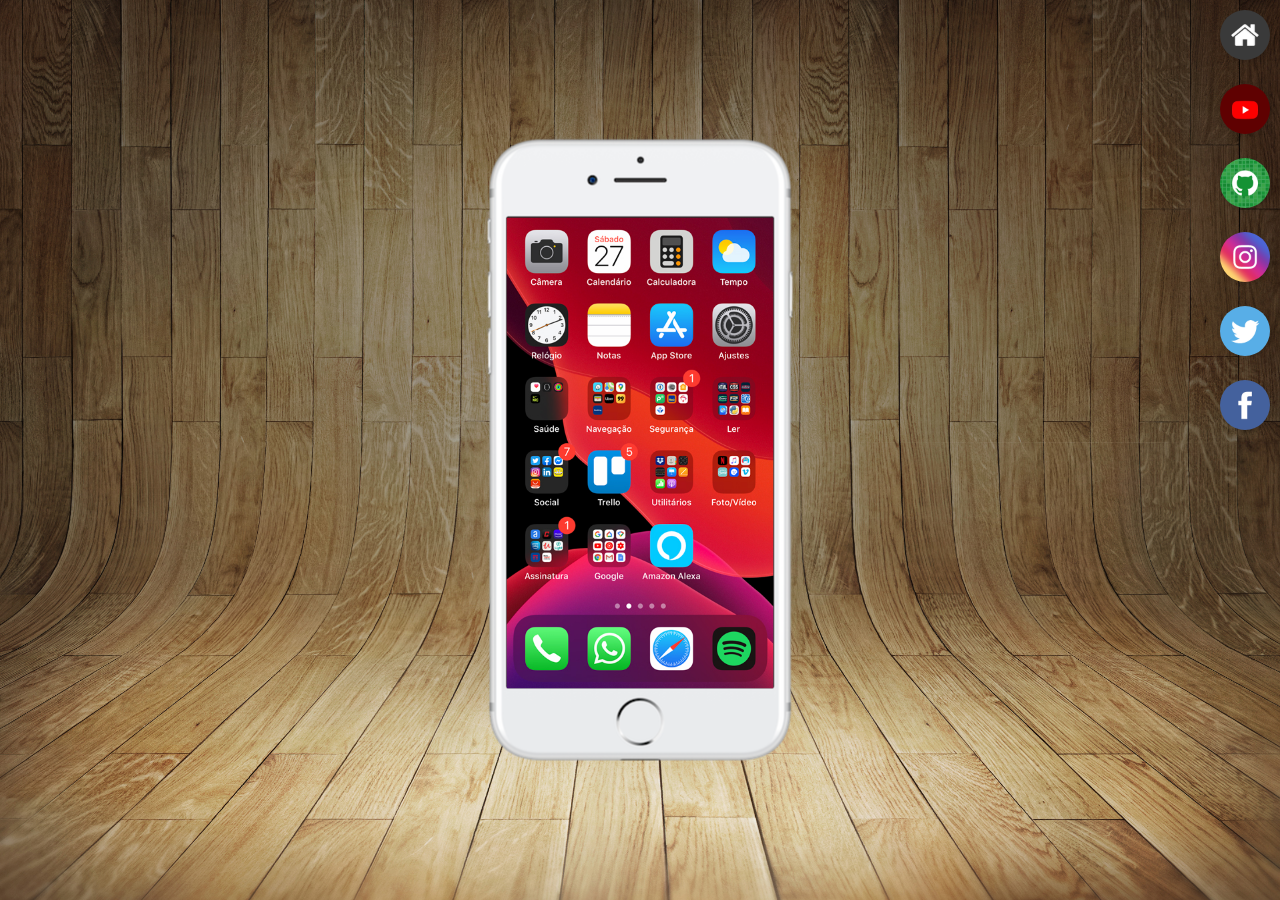
<file: index.html>
<!DOCTYPE html>
<html lang="pt-br">
<head>
    <meta charset="UTF-8">
    <meta http-equiv="X-UA-Compatible" content="IE=edge">
    <meta name="viewport" content="width=device-width, initial-scale=1.0">
    <link rel="shortcut icon" href="imagens/favicon.ico" type="image/x-icon">
    <link rel="stylesheet" href="estilos/style.css">
    <title>Projeto Redes Sociais</title>
</head>
<body>
    <main>
        <section id="telefone">
            <iframe src="home.html" name="tela-telefone" id="tela-telefone" frameborder="0"></iframe>
        </section>
        <section id="redes-sociais">
            <a href="home.html" target="tela-telefone">
                <img src="imagens/logo-home.jpg" alt="Home"><br>
            </a>
            <a href="youtube.html" target="tela-telefone">
                <img src="imagens/logo-youtube.jpg" alt="YouTube"><br>
            </a>
            <a href="github.html" target="tela-telefone">
                <img src="imagens/logo-github.jpg" alt="GitHub"><br>
            </a>
            <a href="instagram.html" target="tela-telefone">
                <img src="imagens/logo-instagram.jpg" alt="Instagram"><br>
            </a>
            <a href="twitter.html" target="tela-telefone">
                <img src="imagens/logo-twitter.jpg" alt="Twitter"><br>
            </a>
            <a href="facebook.html" target="tela-telefone">
                <img src="imagens/logo-facebook.jpg" alt="Facebook"><br>
            </a>
        </section>
    </main>
</body>
</html>
</file>
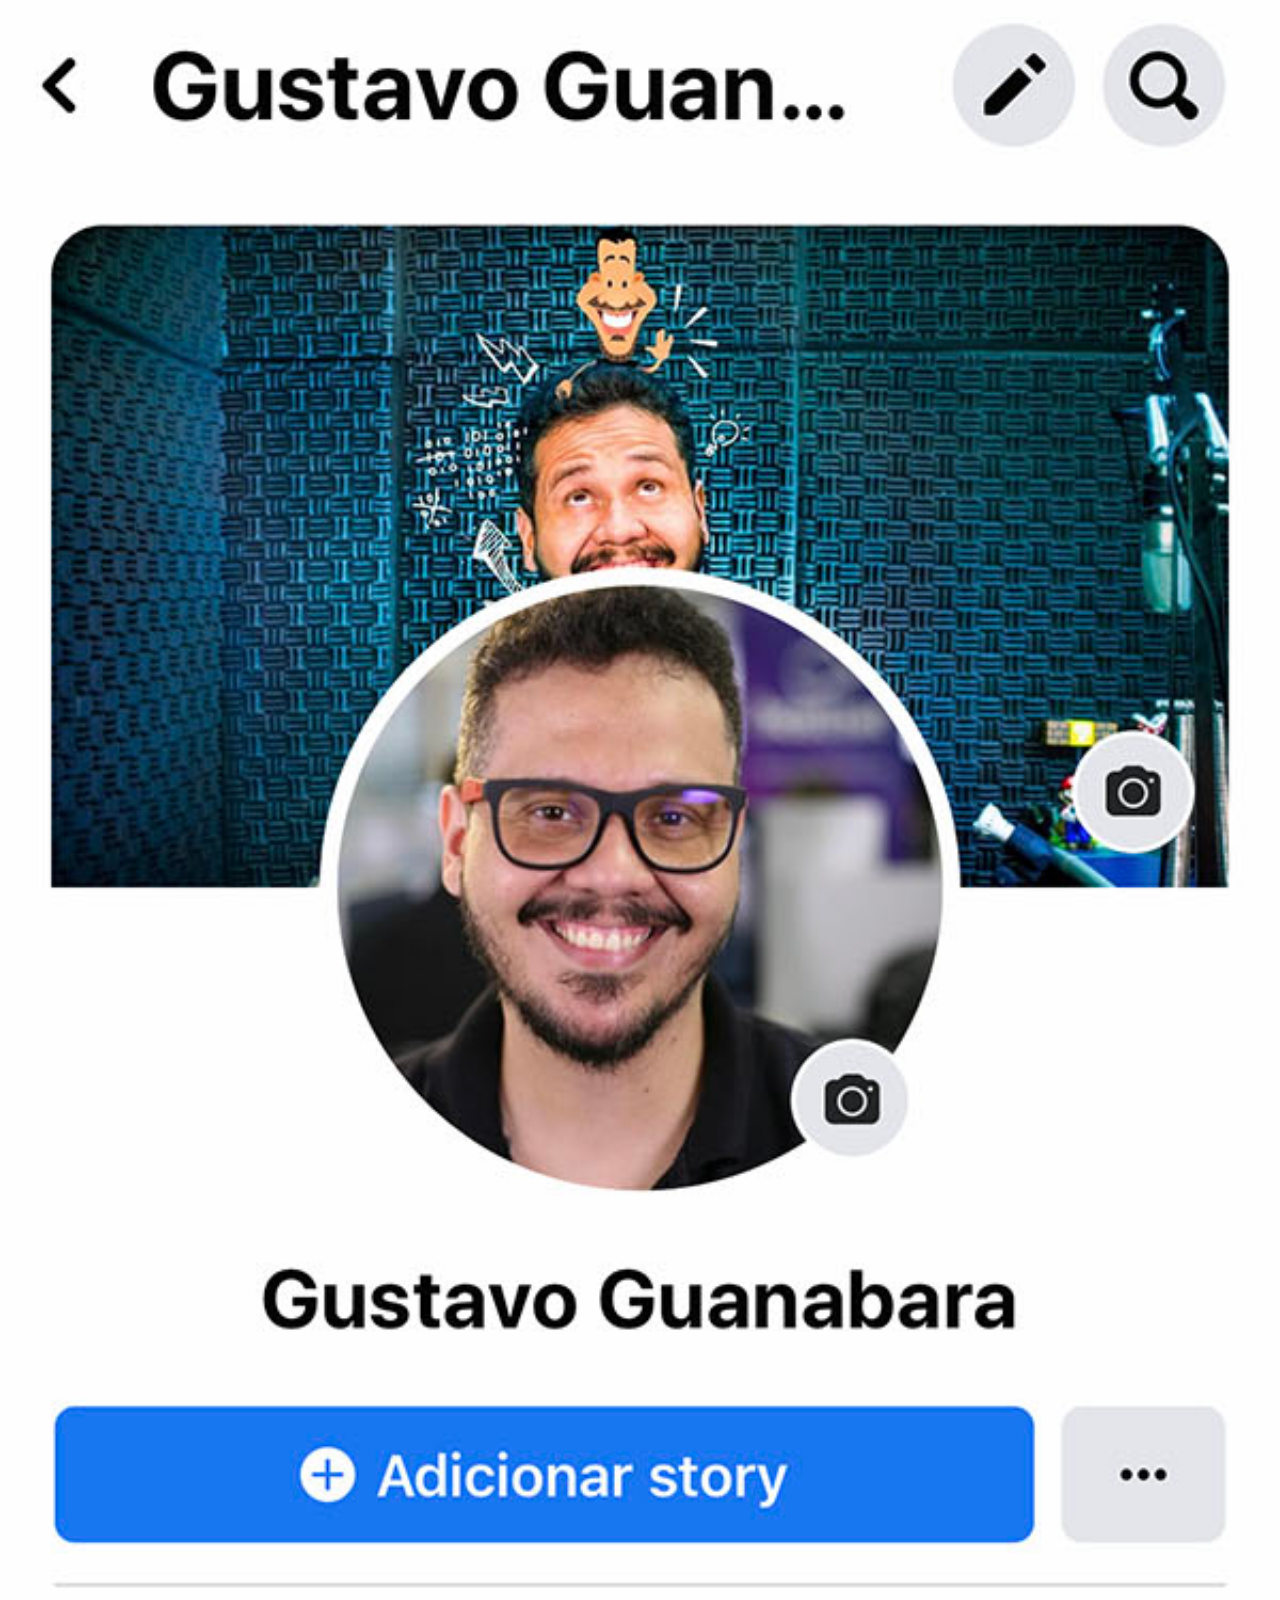
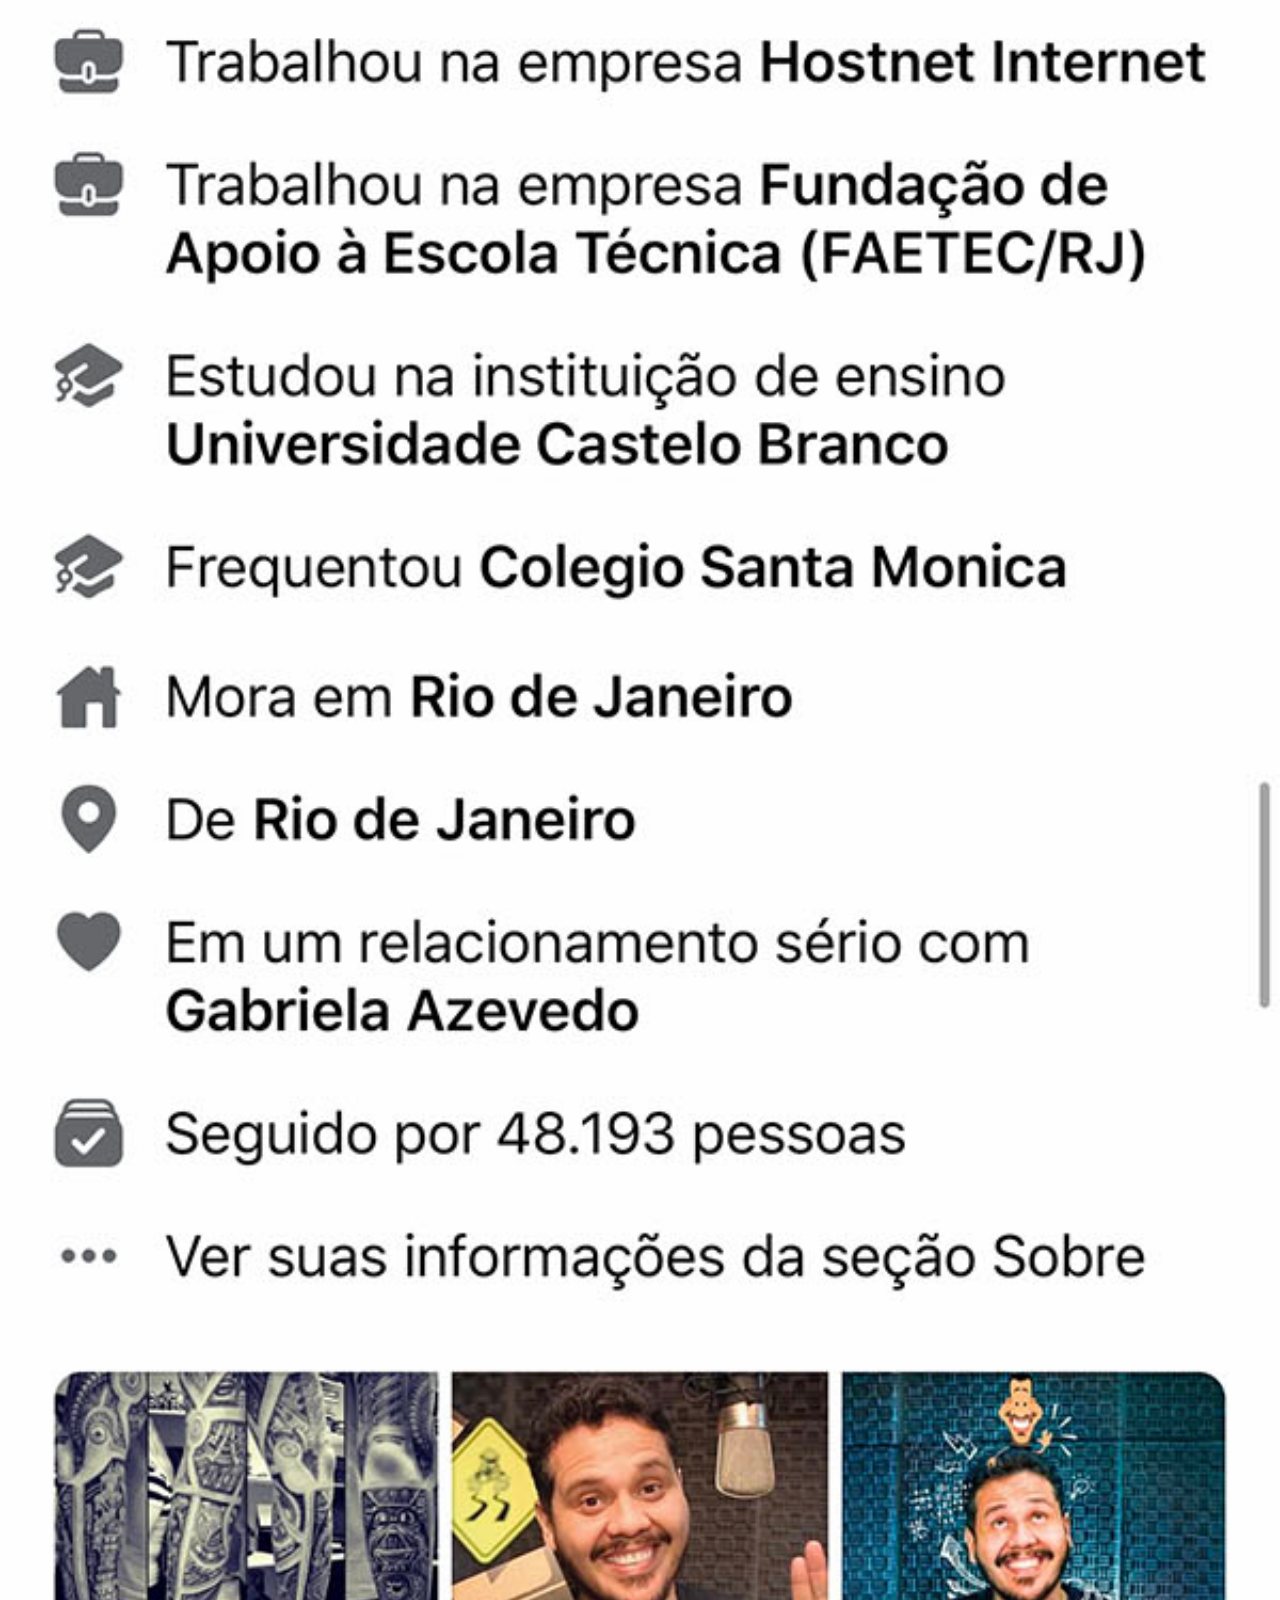
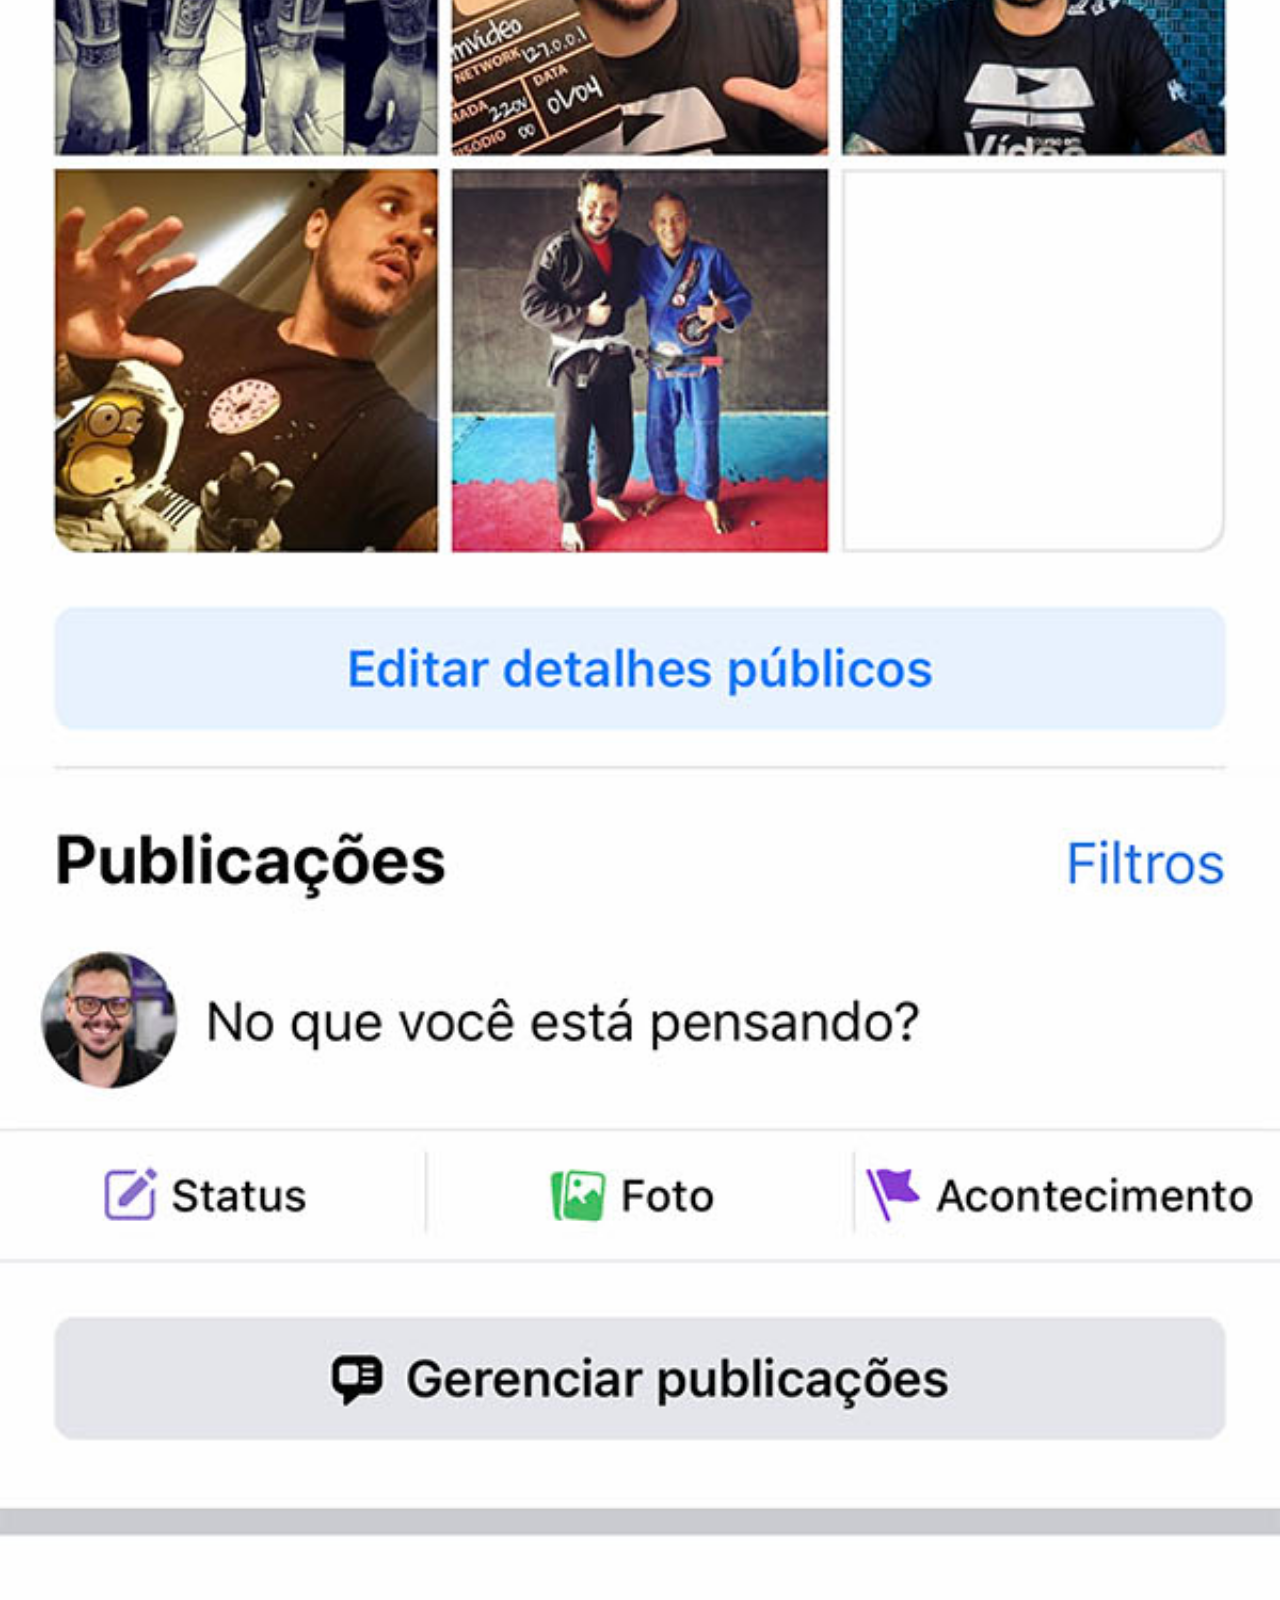
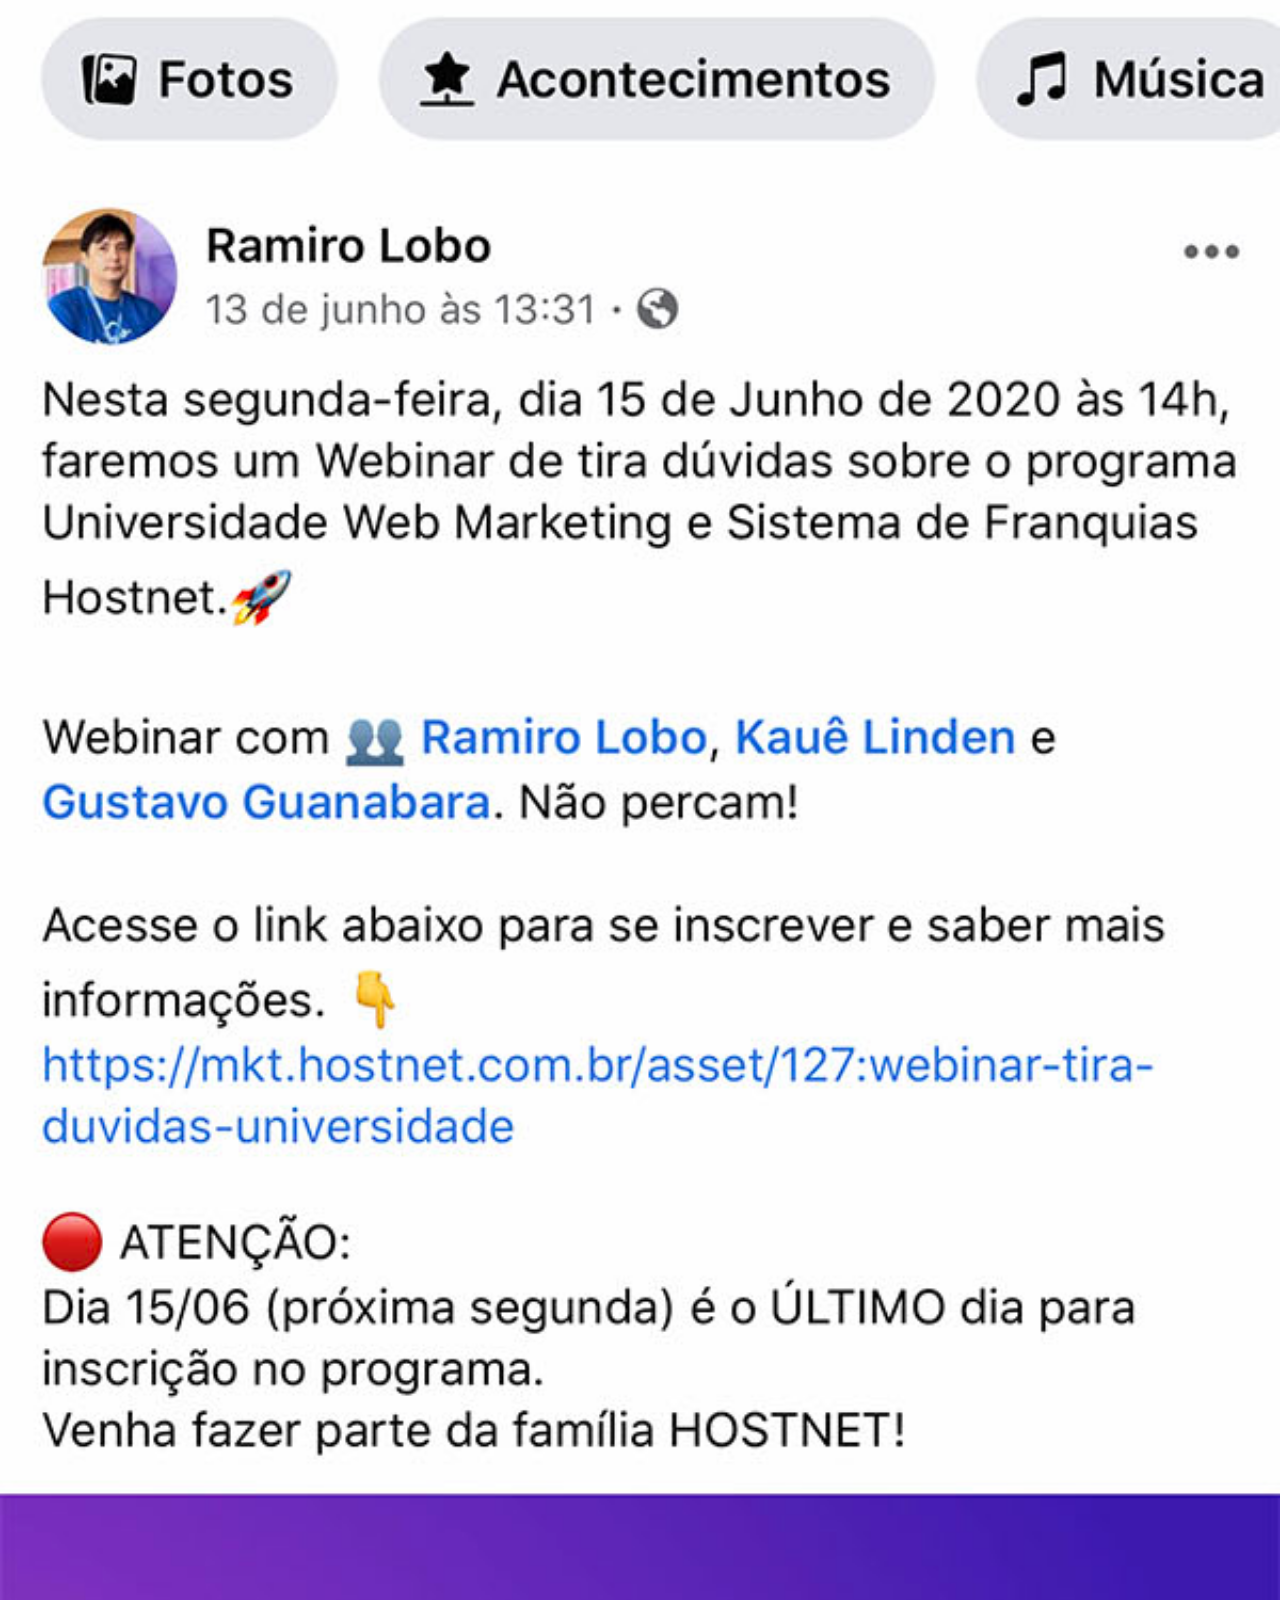
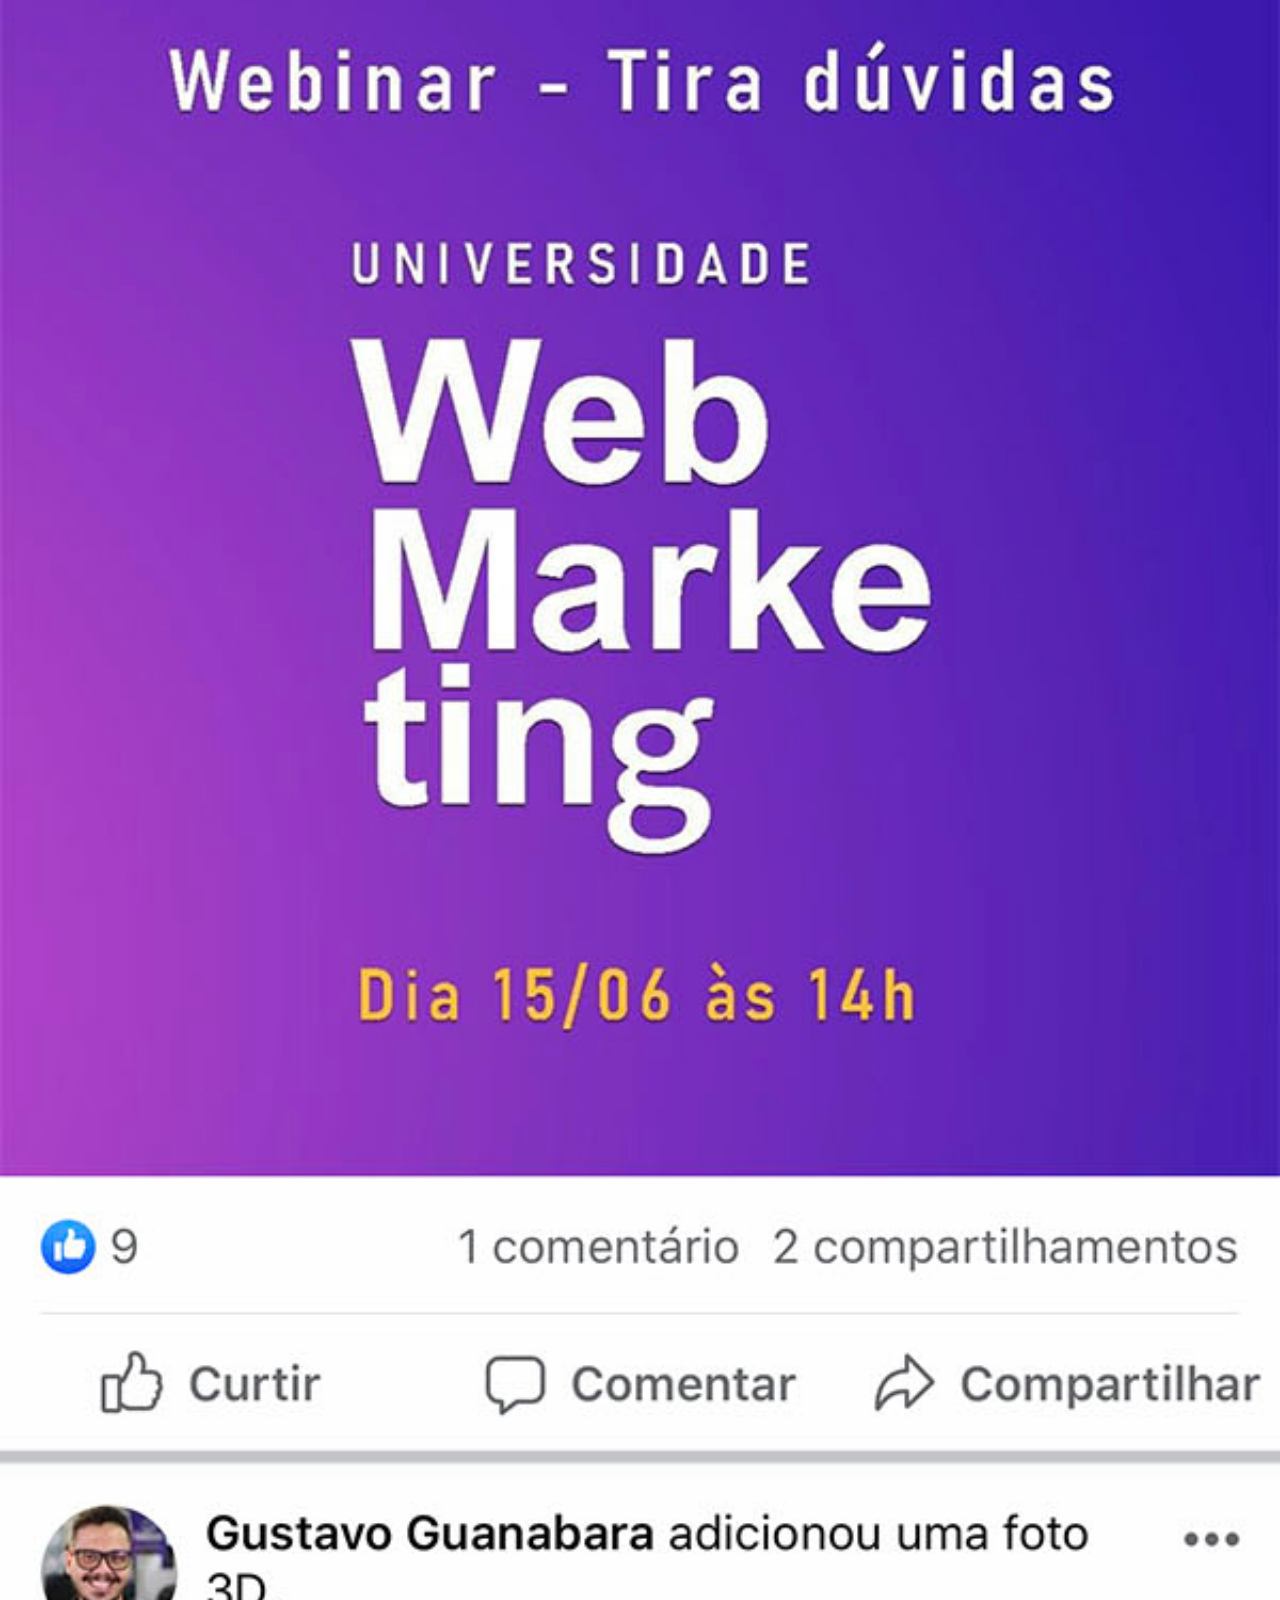
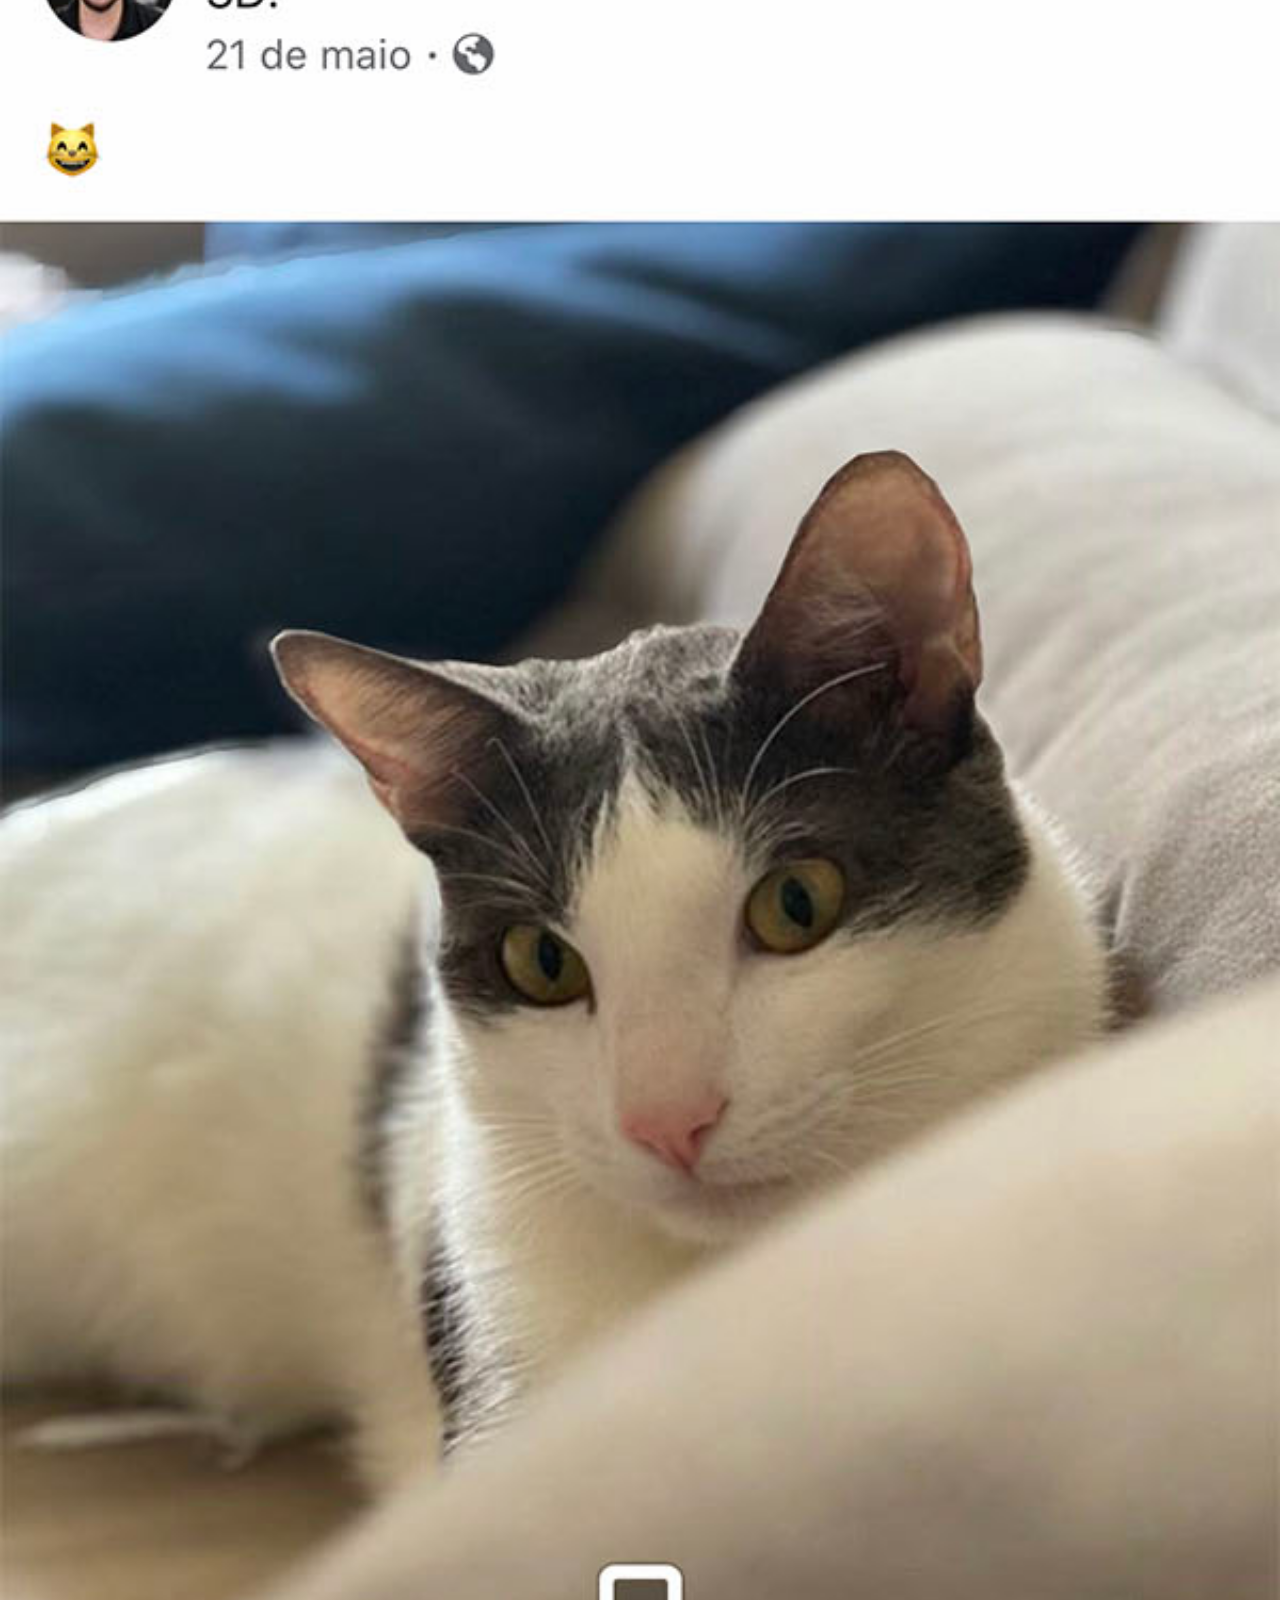
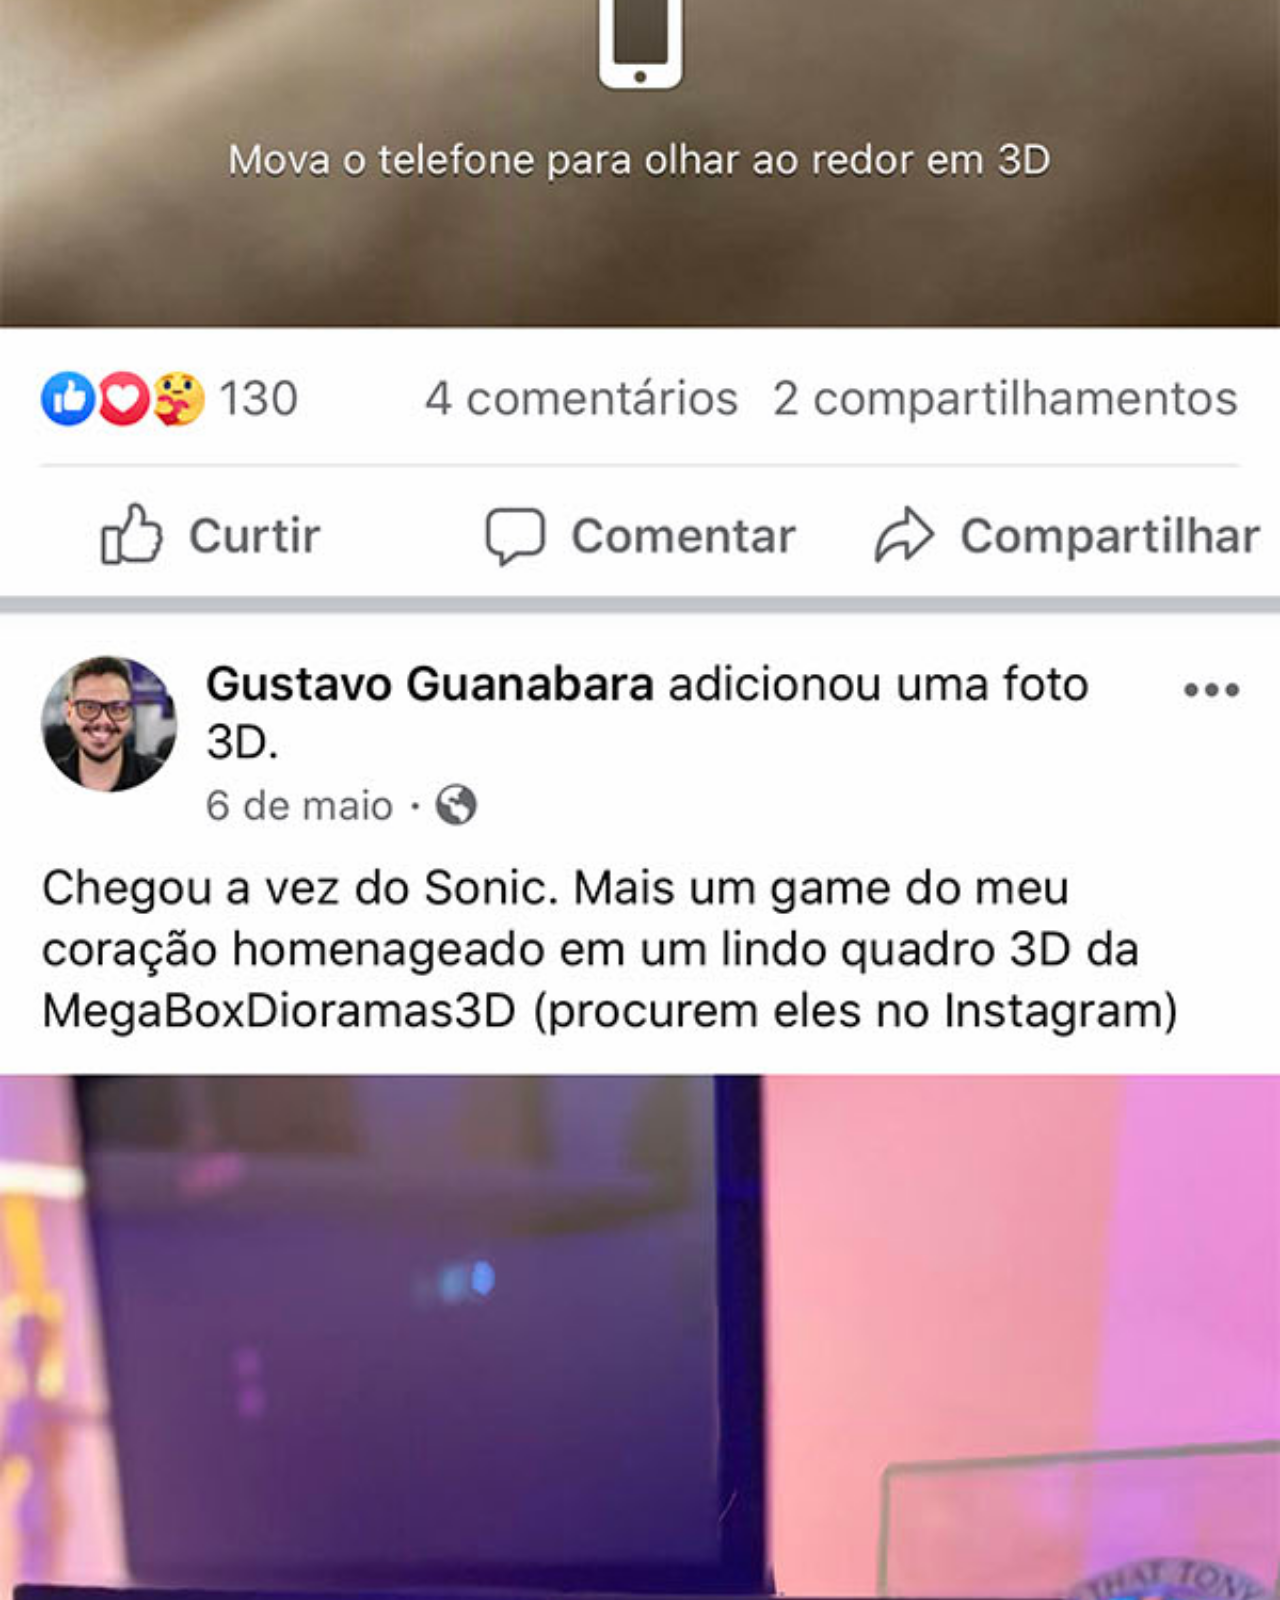
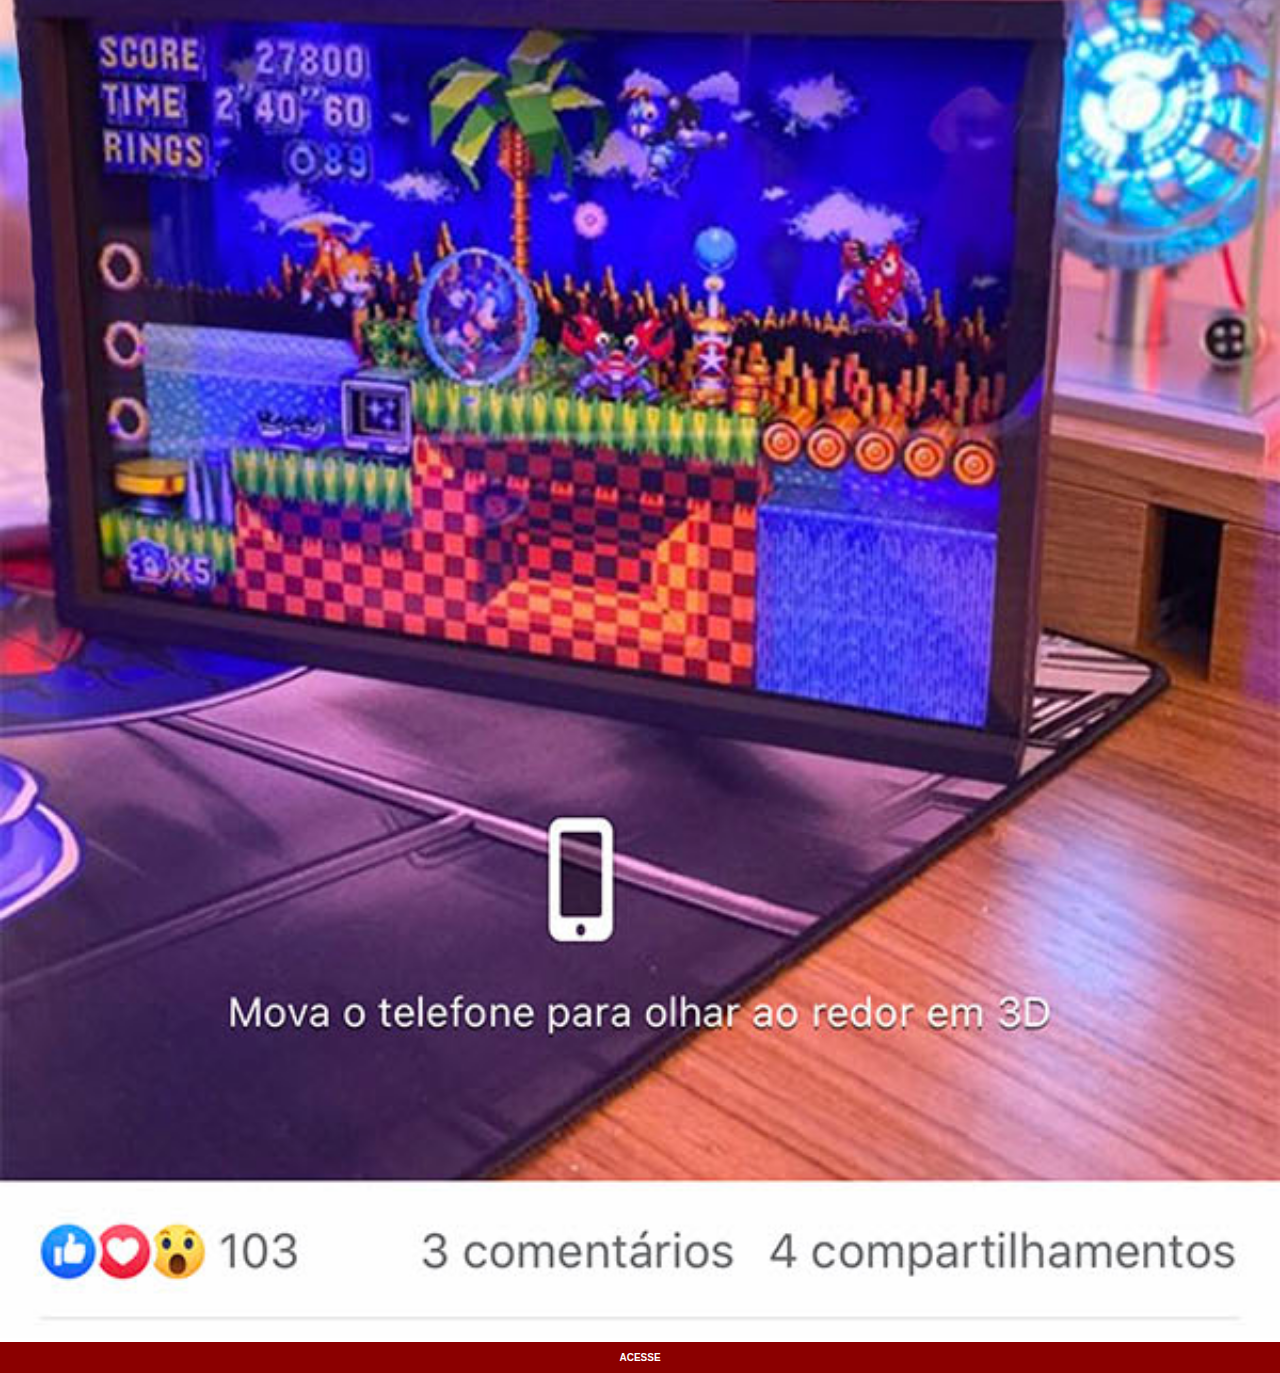
<file: facebook.html>
<!DOCTYPE html>
<html lang="pt-br">
<head>
    <meta charset="UTF-8">
    <meta http-equiv="X-UA-Compatible" content="IE=edge">
    <meta name="viewport" content="width=device-width, initial-scale=1.0">
    <link rel="stylesheet" href="estilos/social.css">
    <title>Tela Facebook</title>
</head>
<body>
    <img src="imagens/tela-facebook.jpg" alt="Tela do Facebook">
    <a href="https://www.cursoemvideo.com/" target="_blank">Acesse</a>
</body>
</html>
</file>
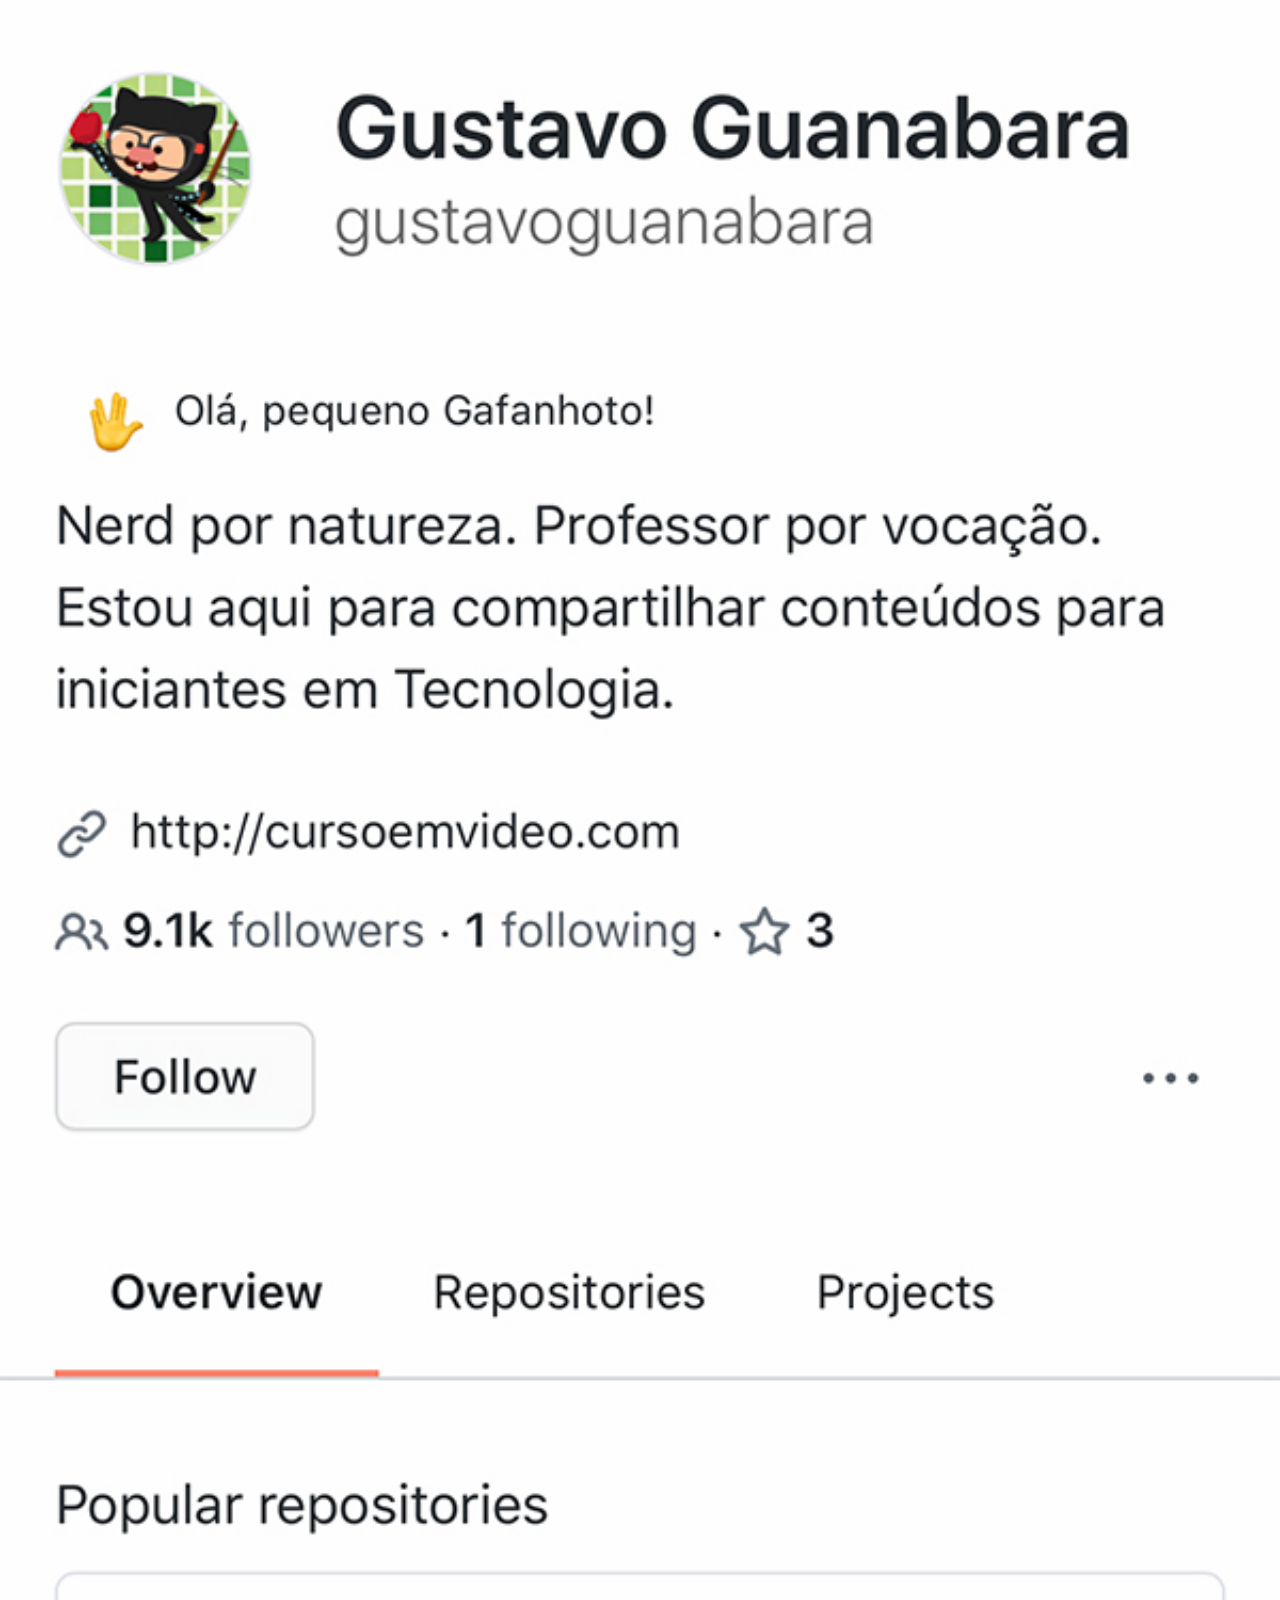
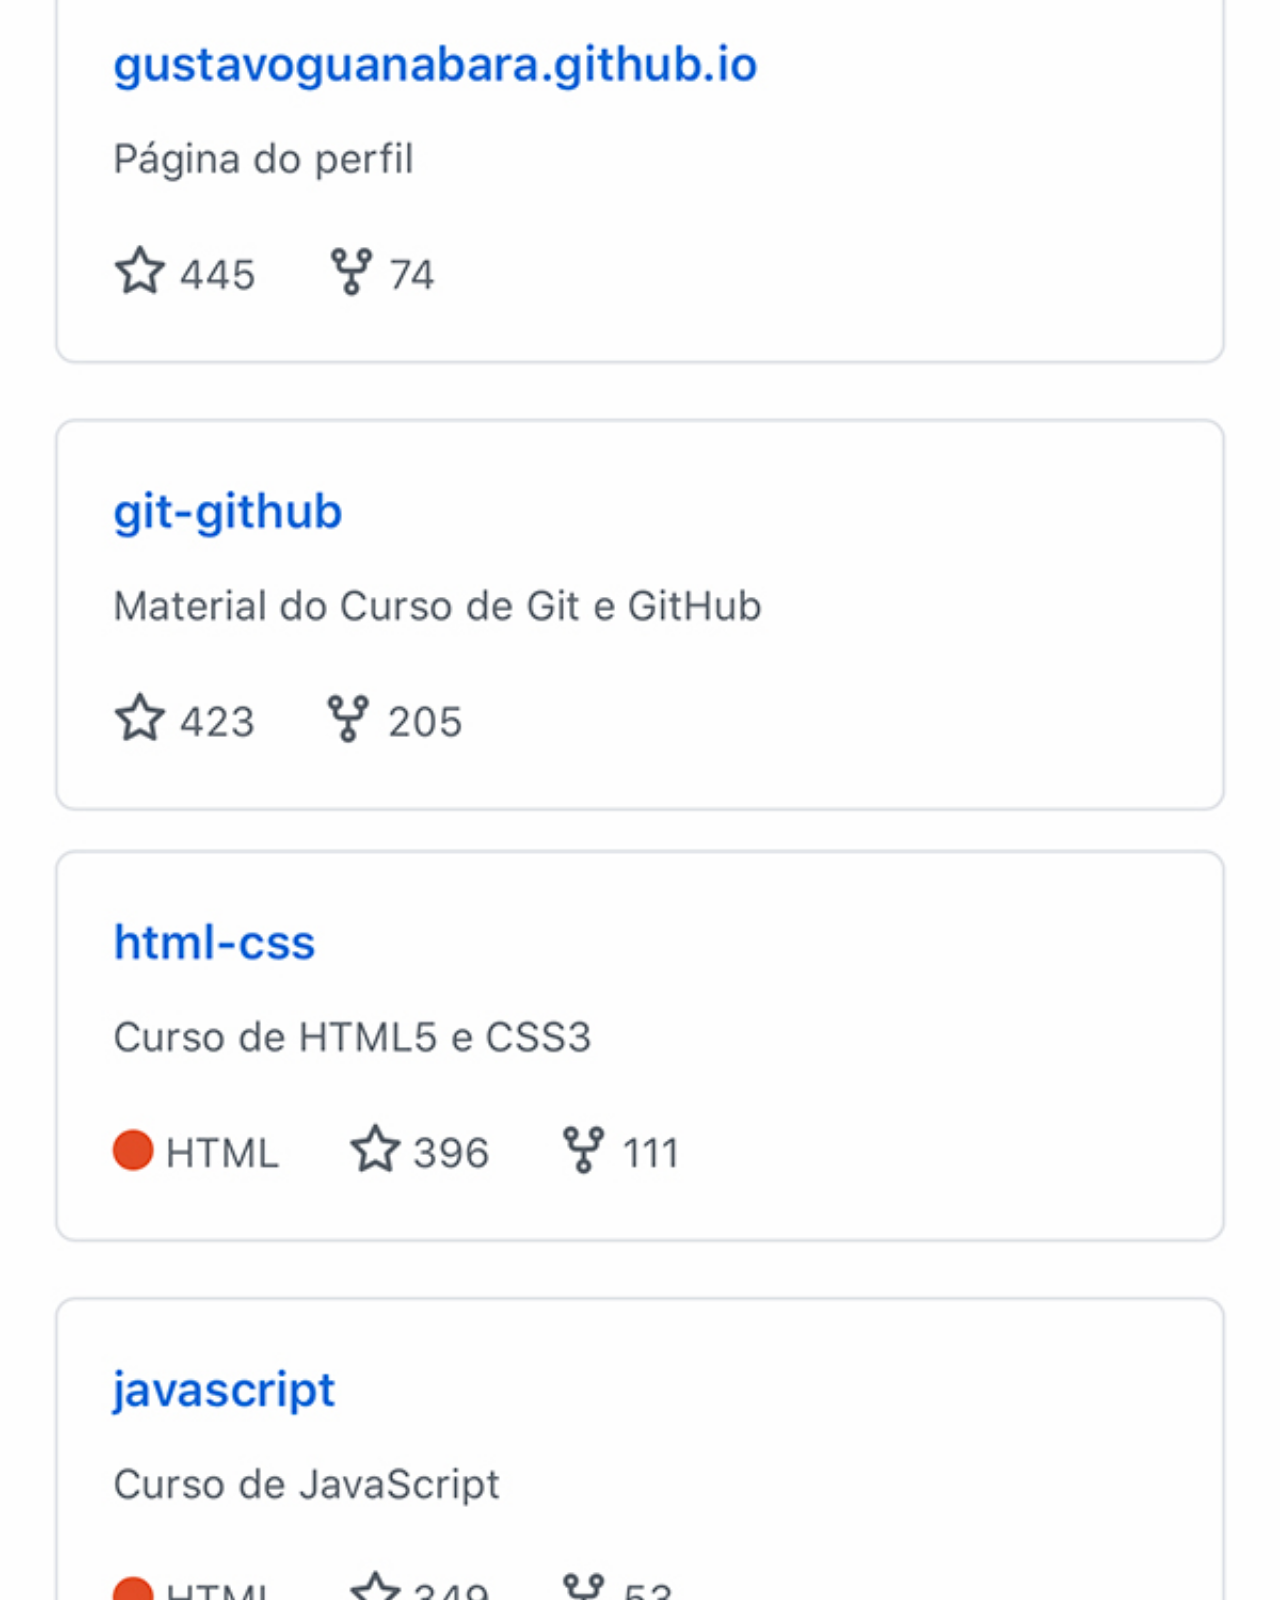
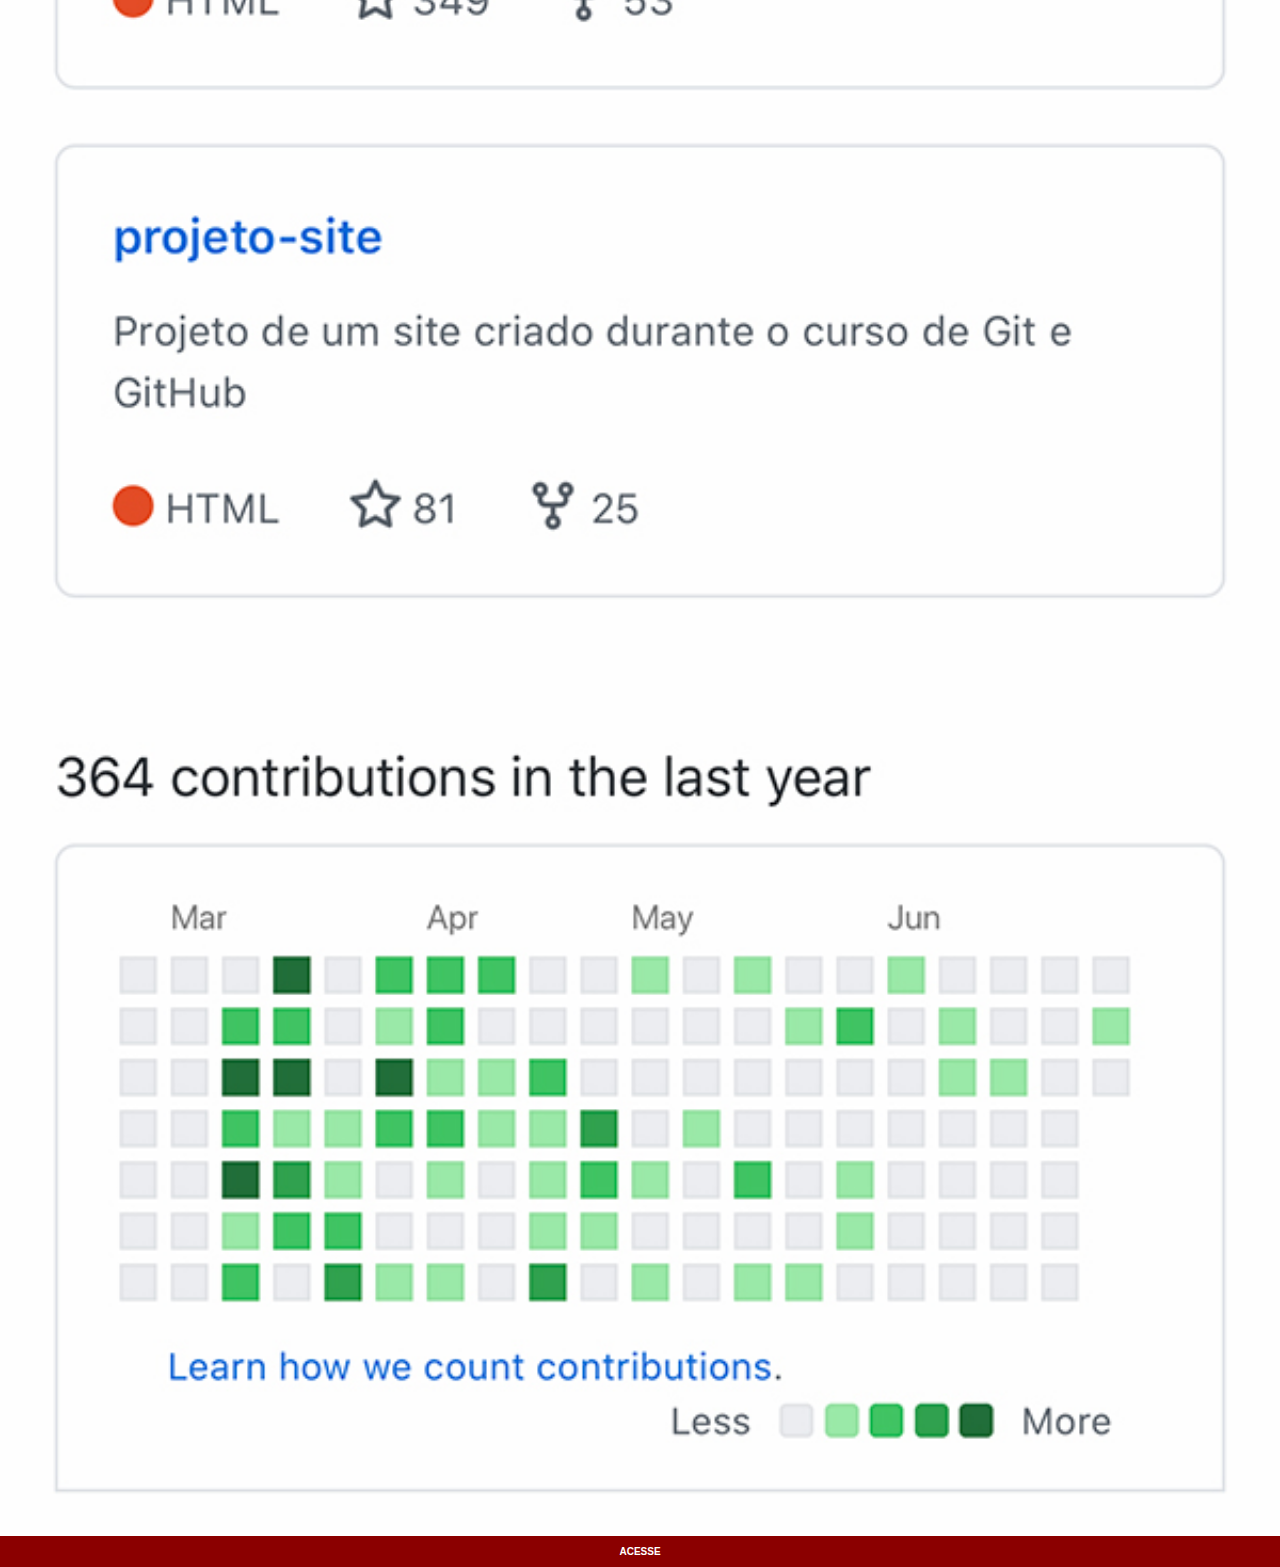
<file: github.html>
<!DOCTYPE html>
<html lang="pt-br">
<head>
    <meta charset="UTF-8">
    <meta http-equiv="X-UA-Compatible" content="IE=edge">
    <meta name="viewport" content="width=device-width, initial-scale=1.0">
    <link rel="stylesheet" href="estilos/social.css">
    <title>Tela GitHub</title>
</head>
<body>
    <img src="imagens/tela-github.jpg" alt="Tela do GitHub">
    <a href="https://github.com/gustavoguanabara" target="_blank">Acesse</a>
</body>
</html>
</file>
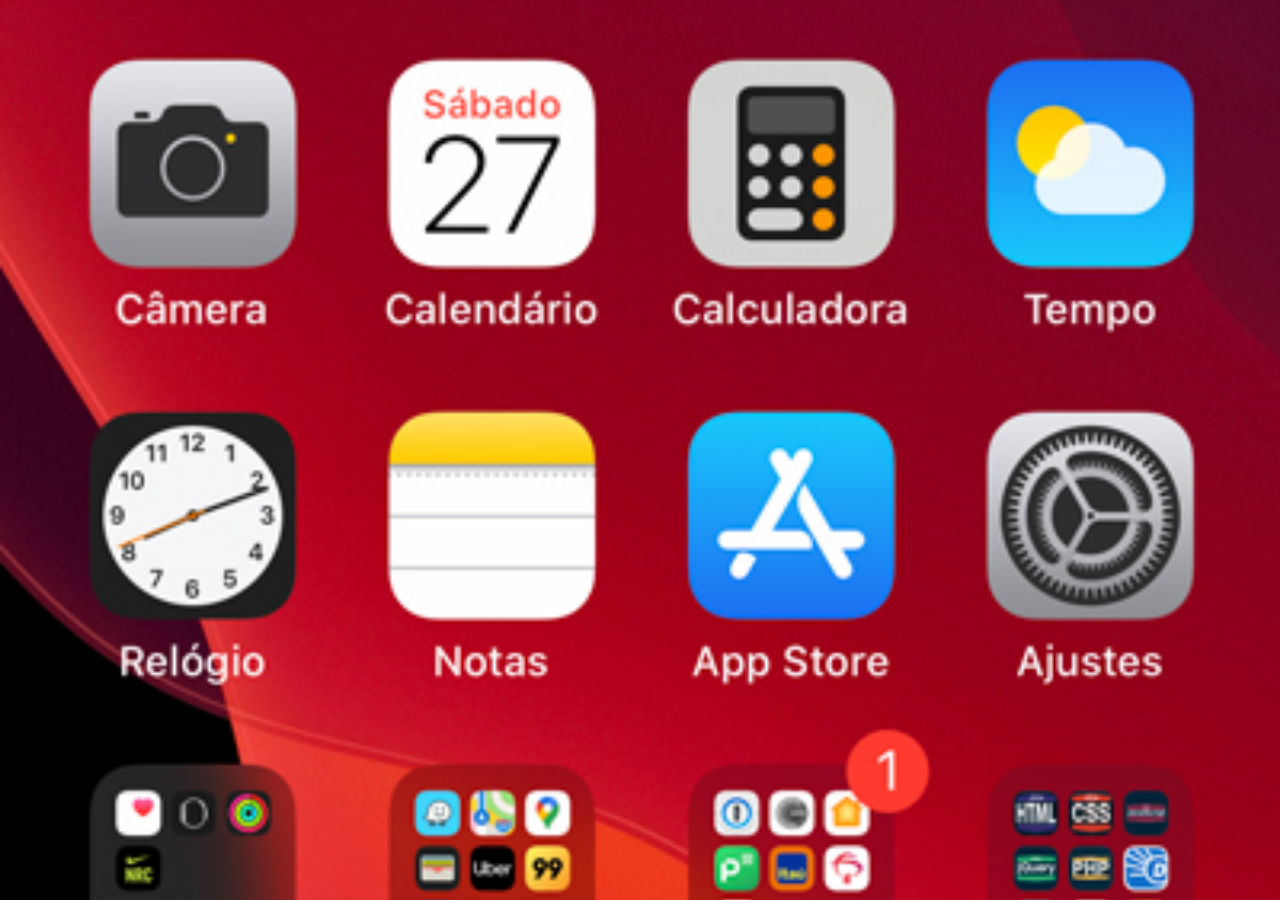
<file: home.html>
<!DOCTYPE html>
<html lang="pt-br">
<head>
    <meta charset="UTF-8">
    <meta http-equiv="X-UA-Compatible" content="IE=edge">
    <meta name="viewport" content="width=device-width, initial-scale=1.0">
    <title>Home</title>
    <style>
        * {
            margin: 0;
            padding: 0;
            box-sizing: border-box;
        }
        body {
            width: 100vw;
            height: 100vh;

            background: url('imagens/tela-home.jpg') no-repeat top center;
            background-size: cover;
        }
    </style>
</head>
<body>
    
</body>
</html>
</file>
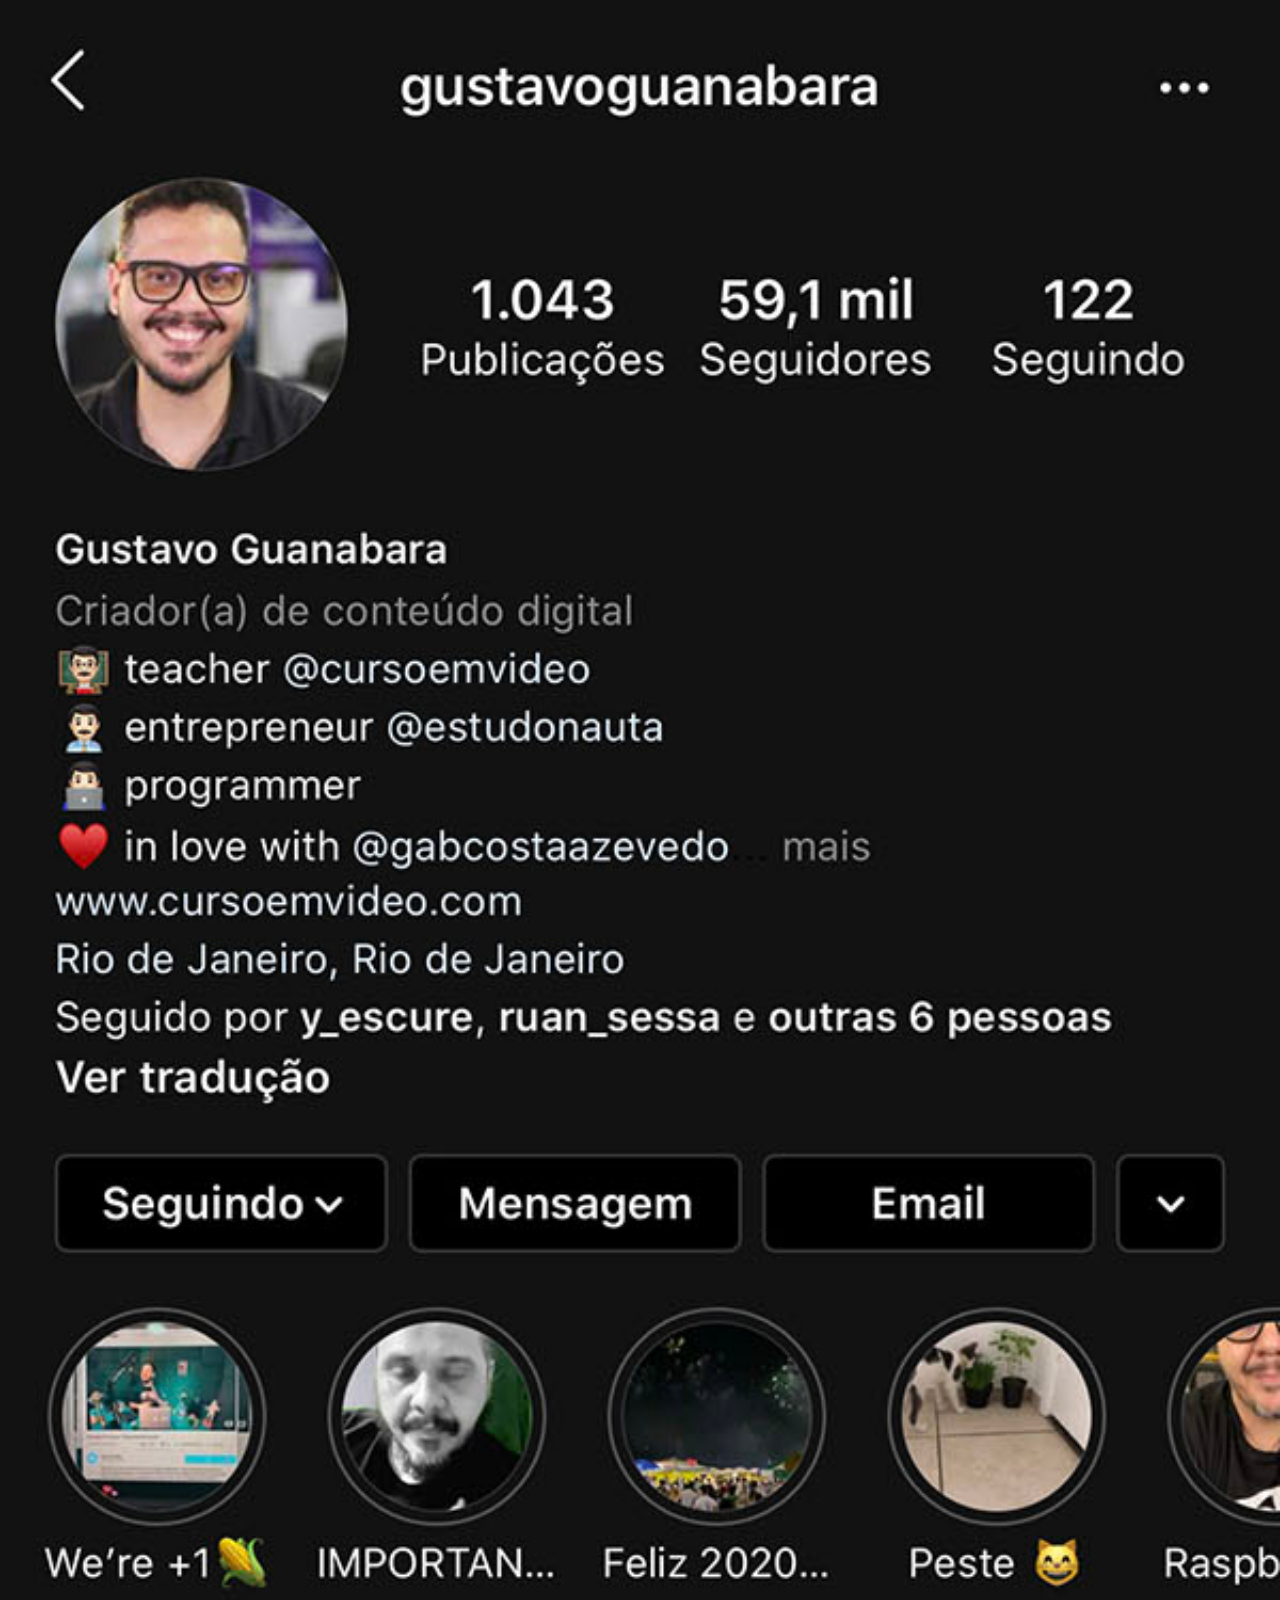
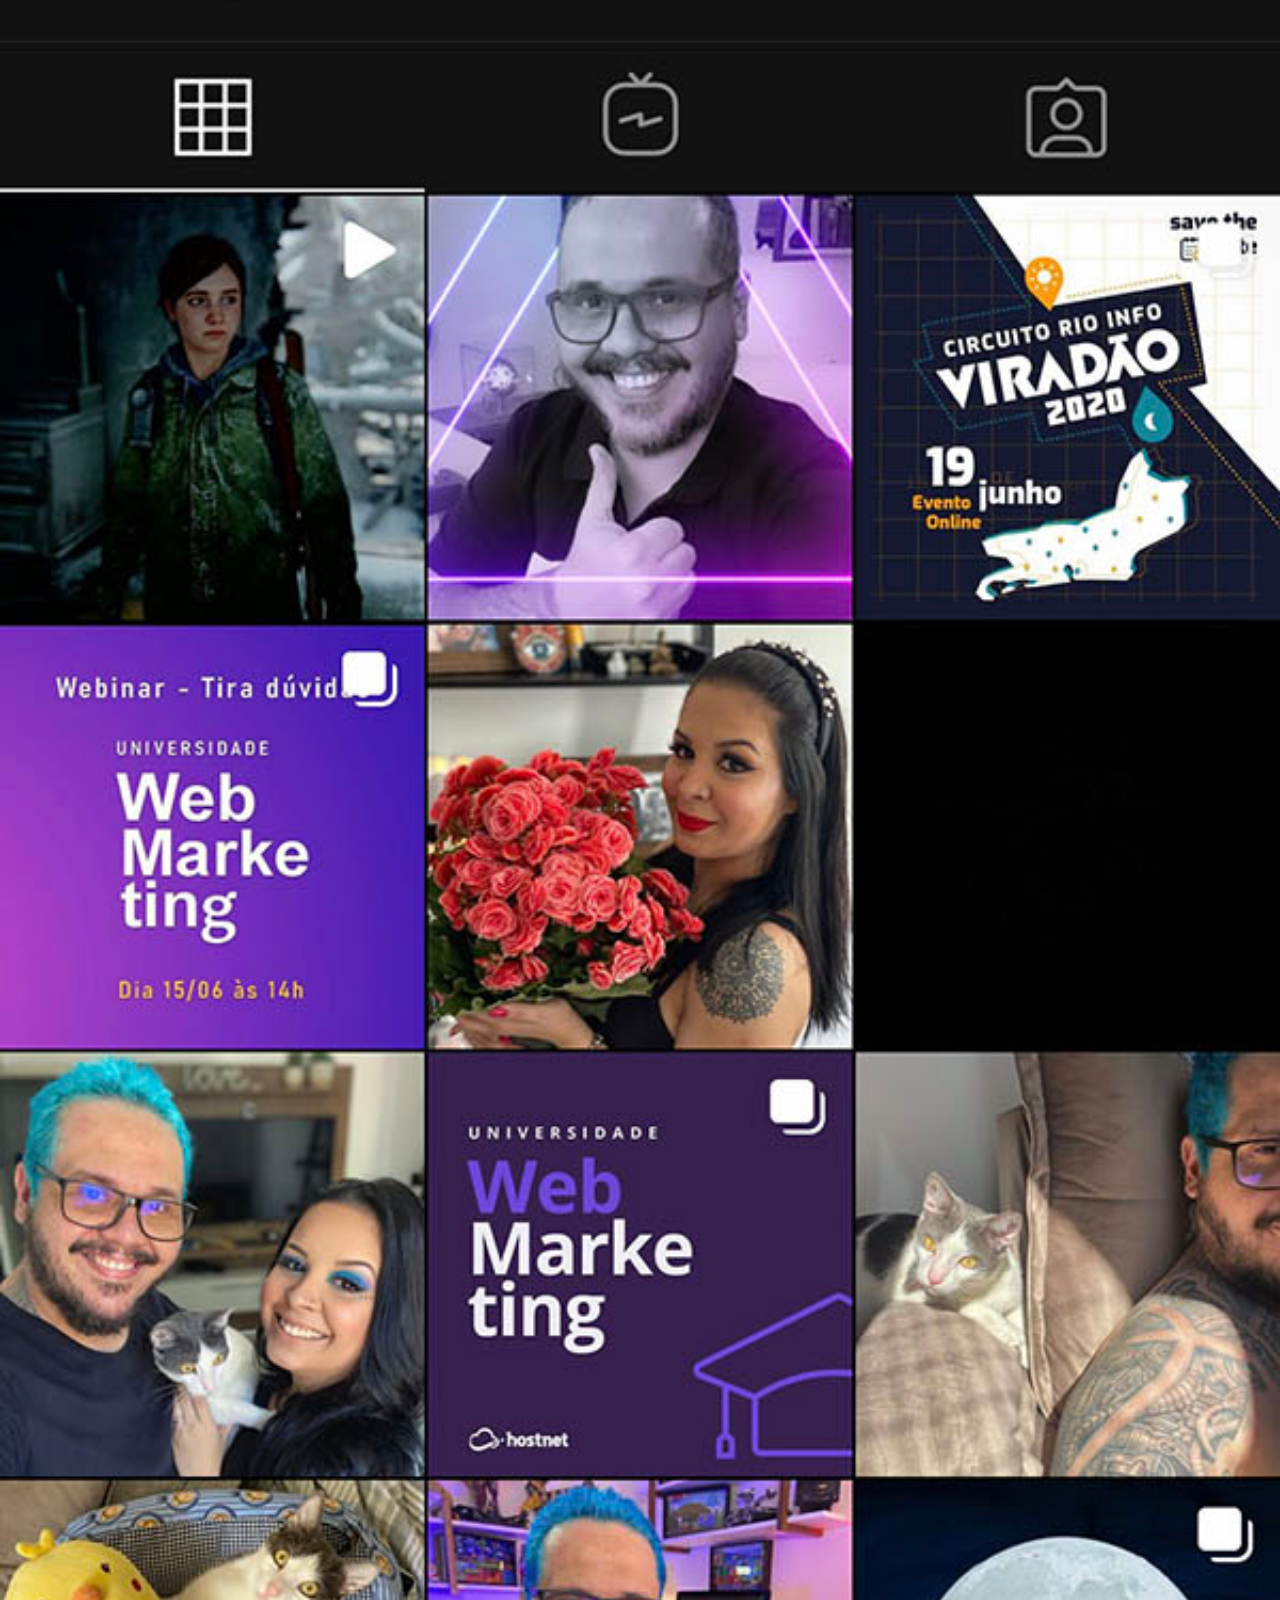
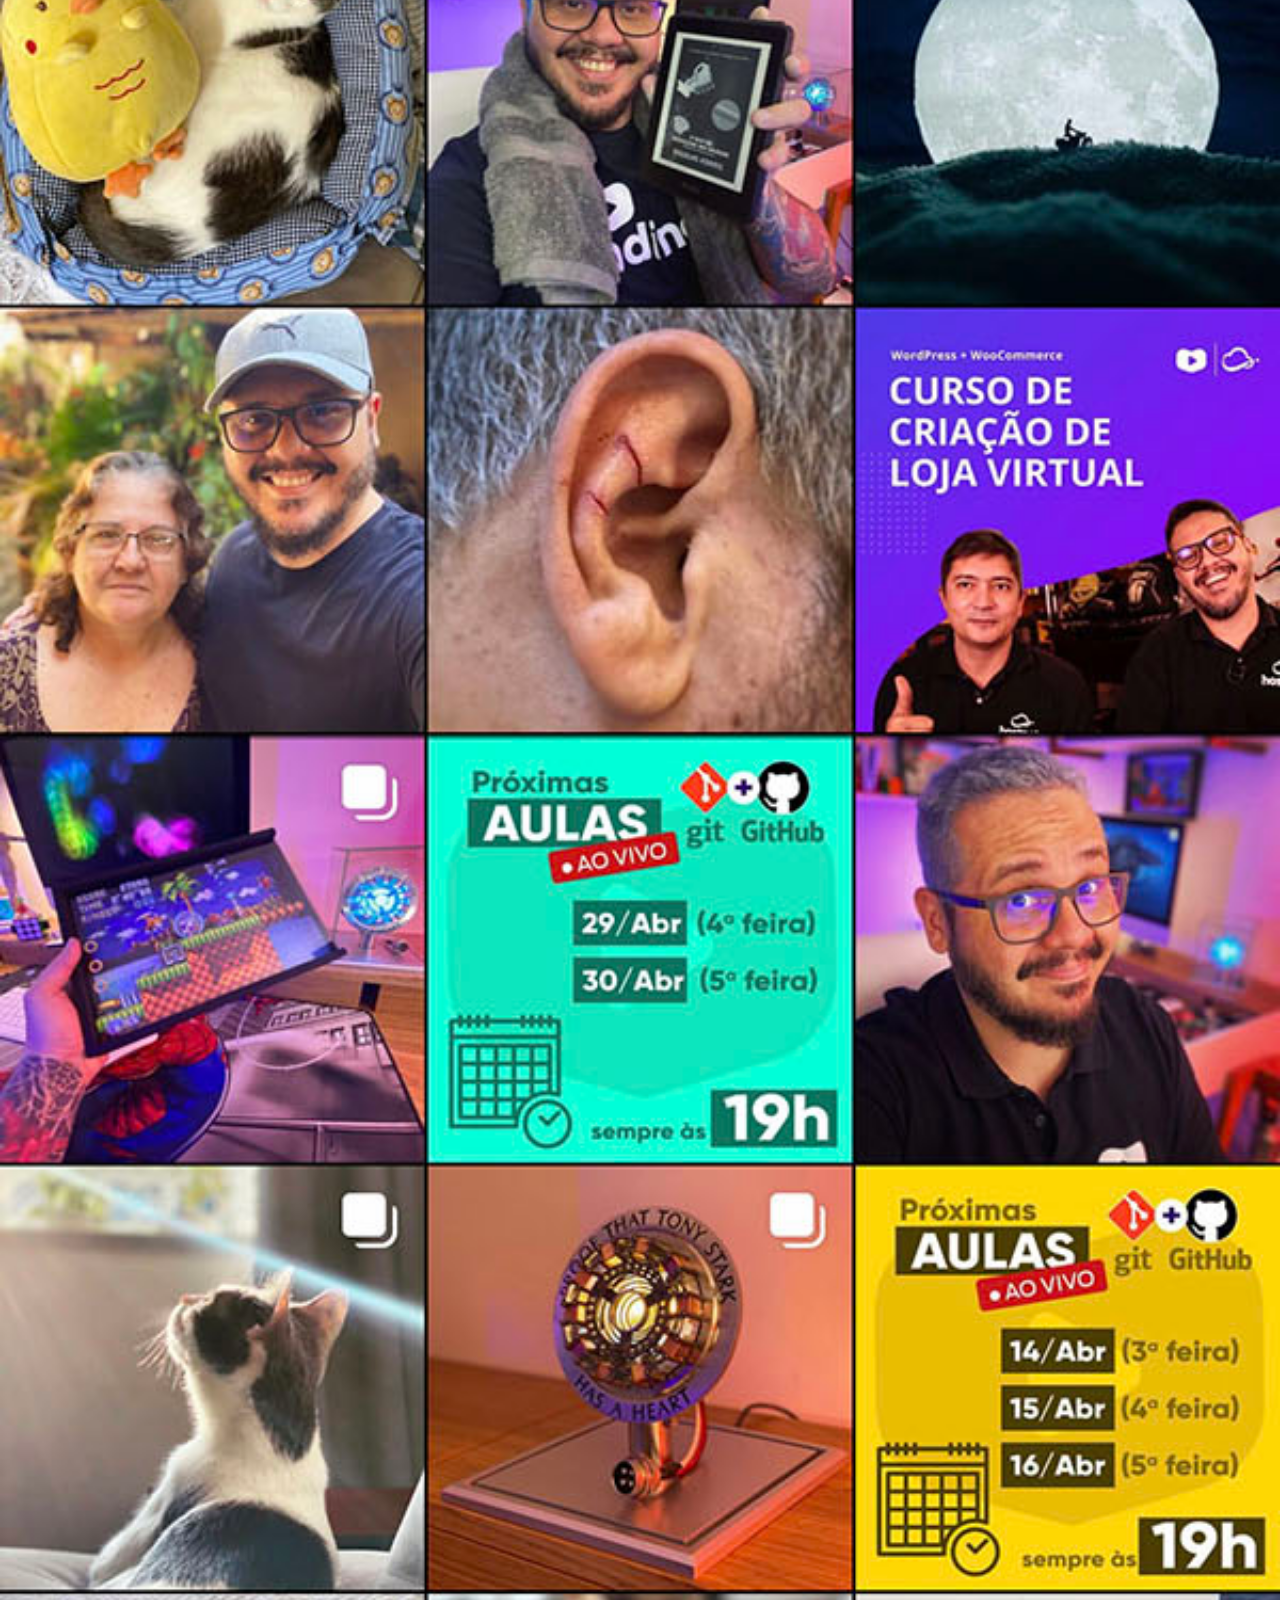
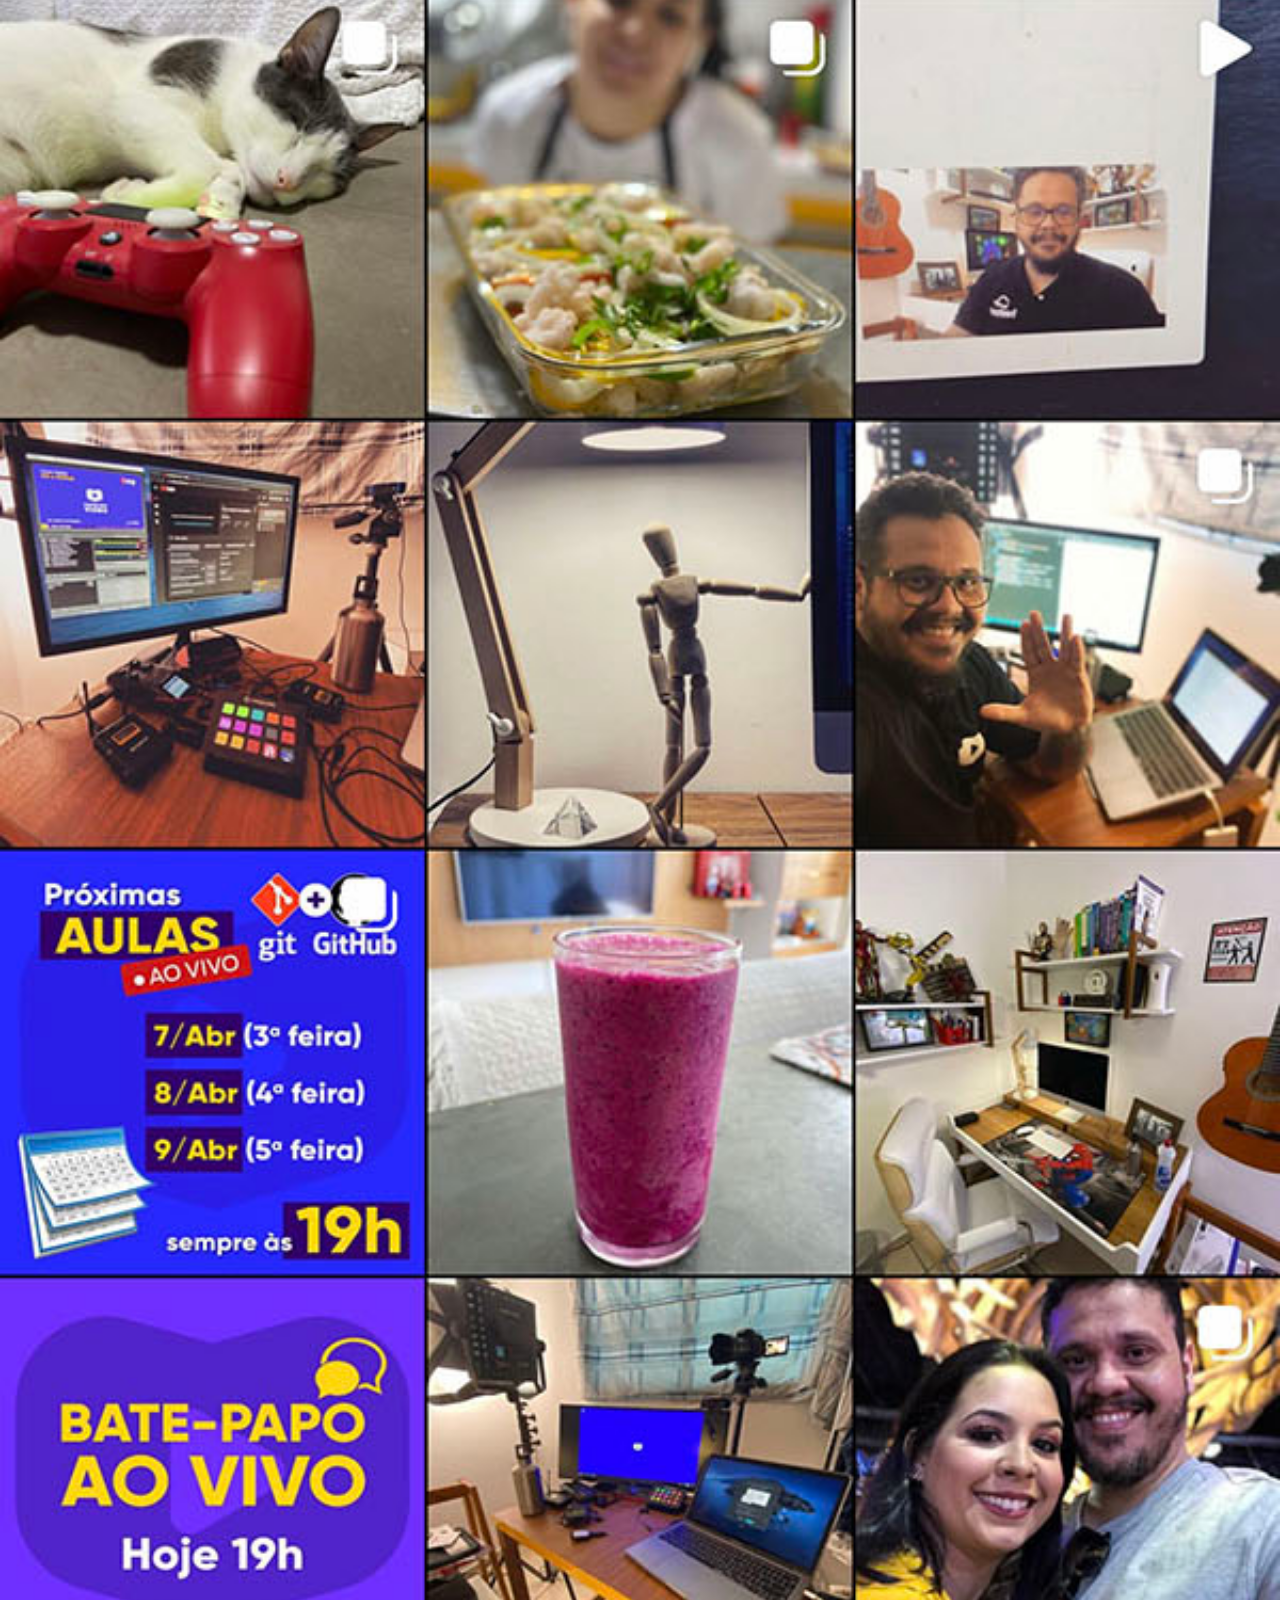
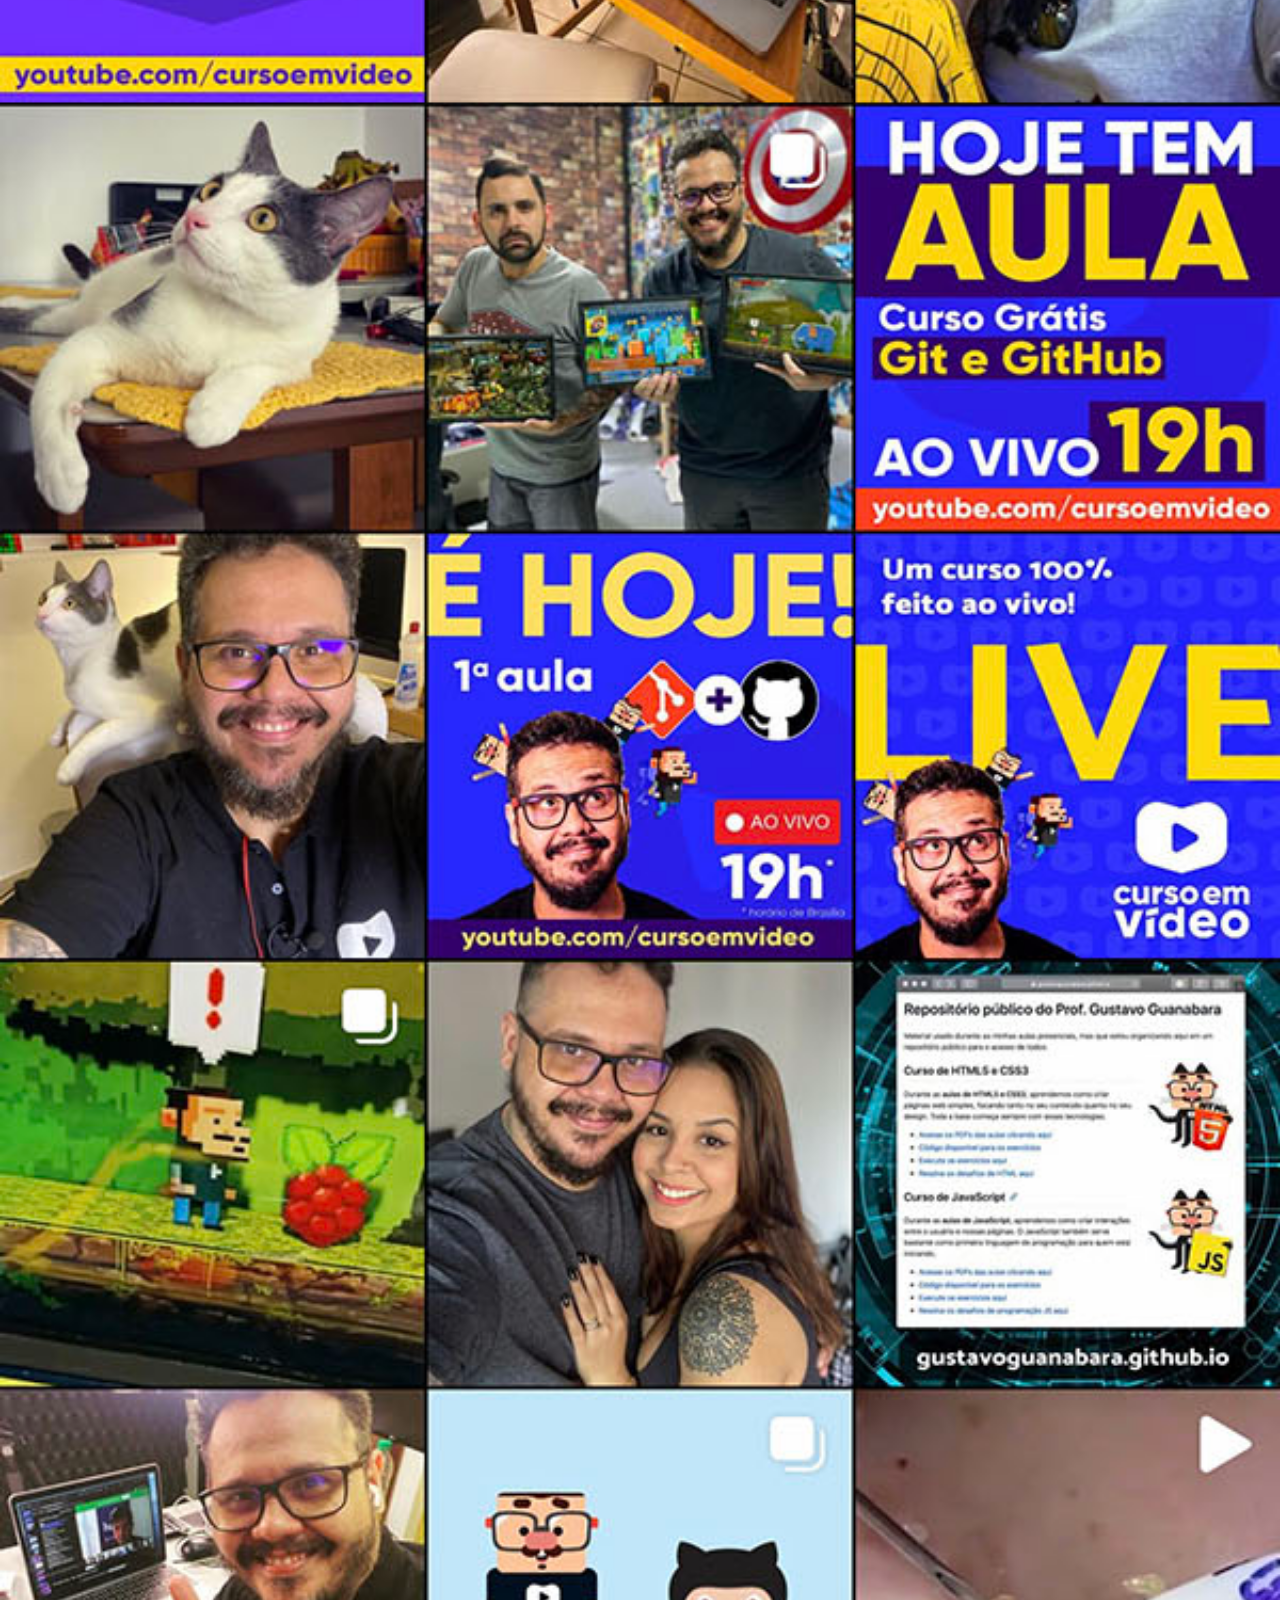
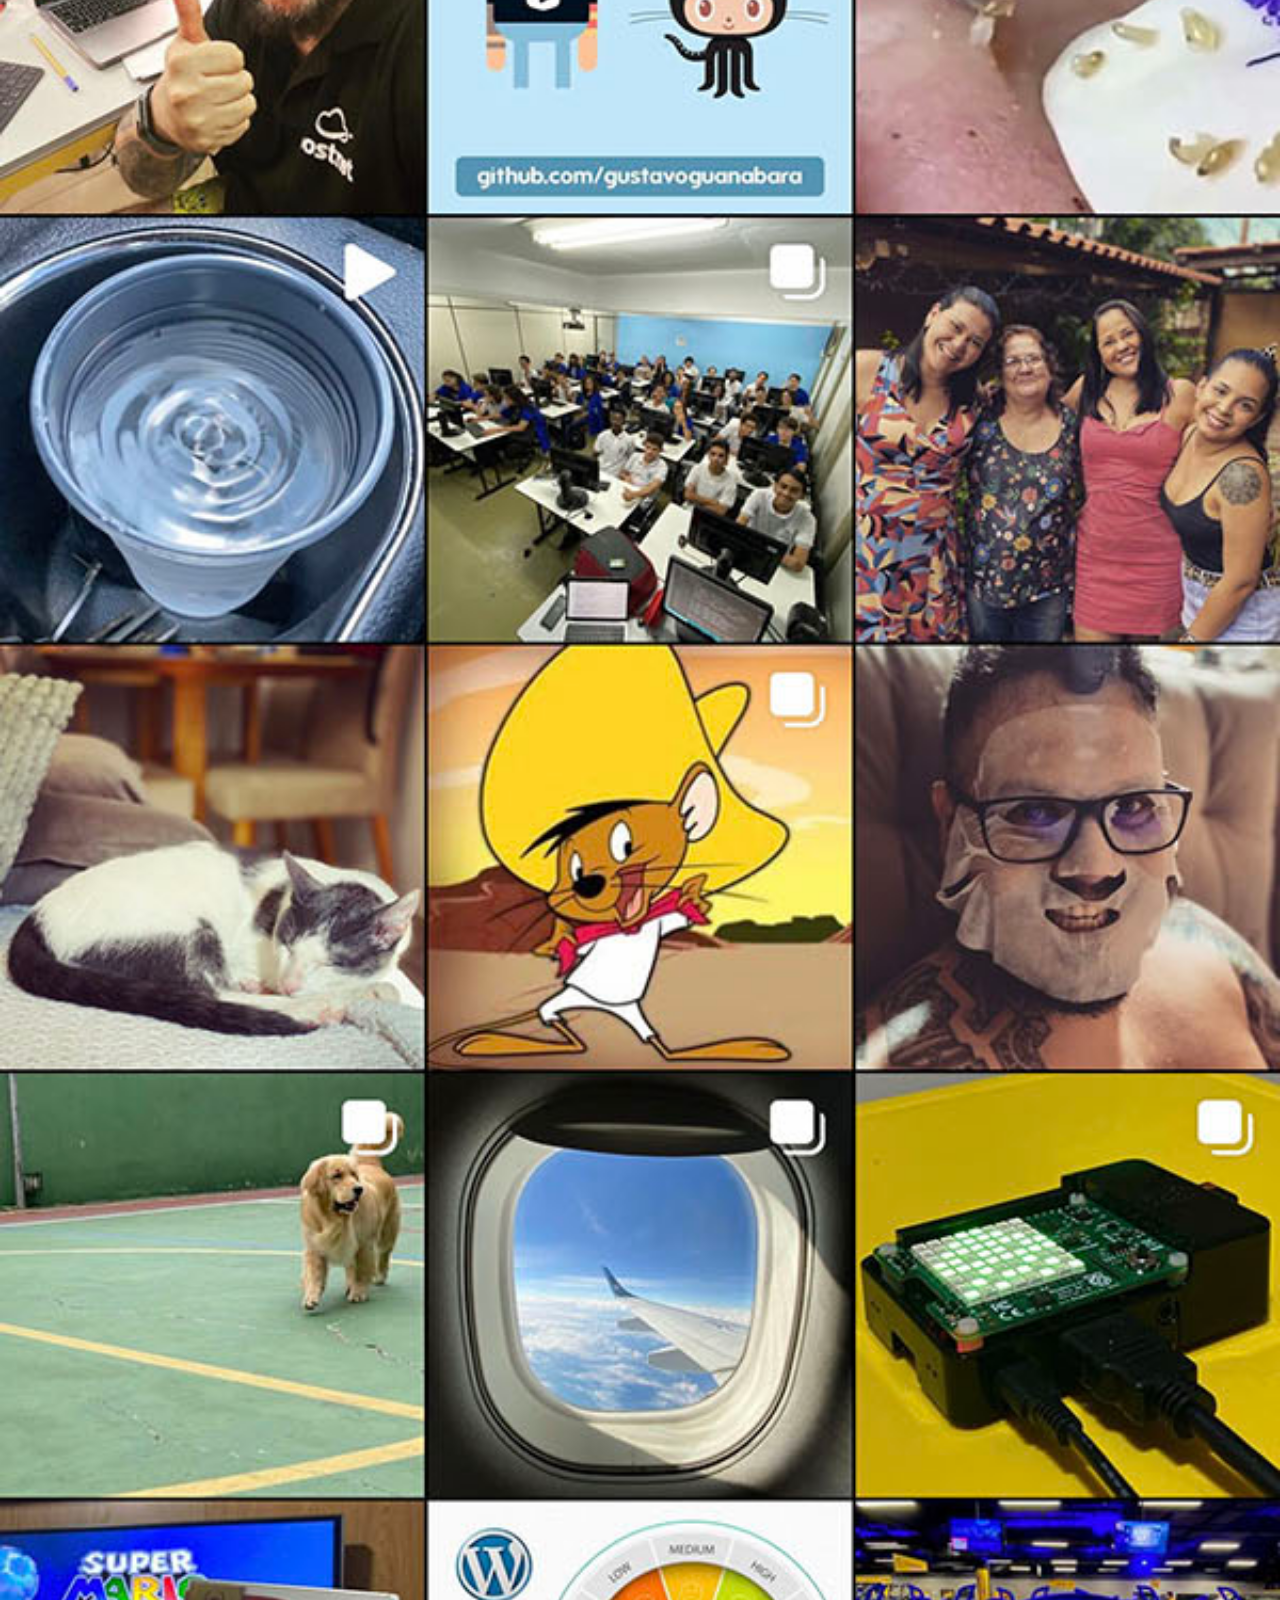
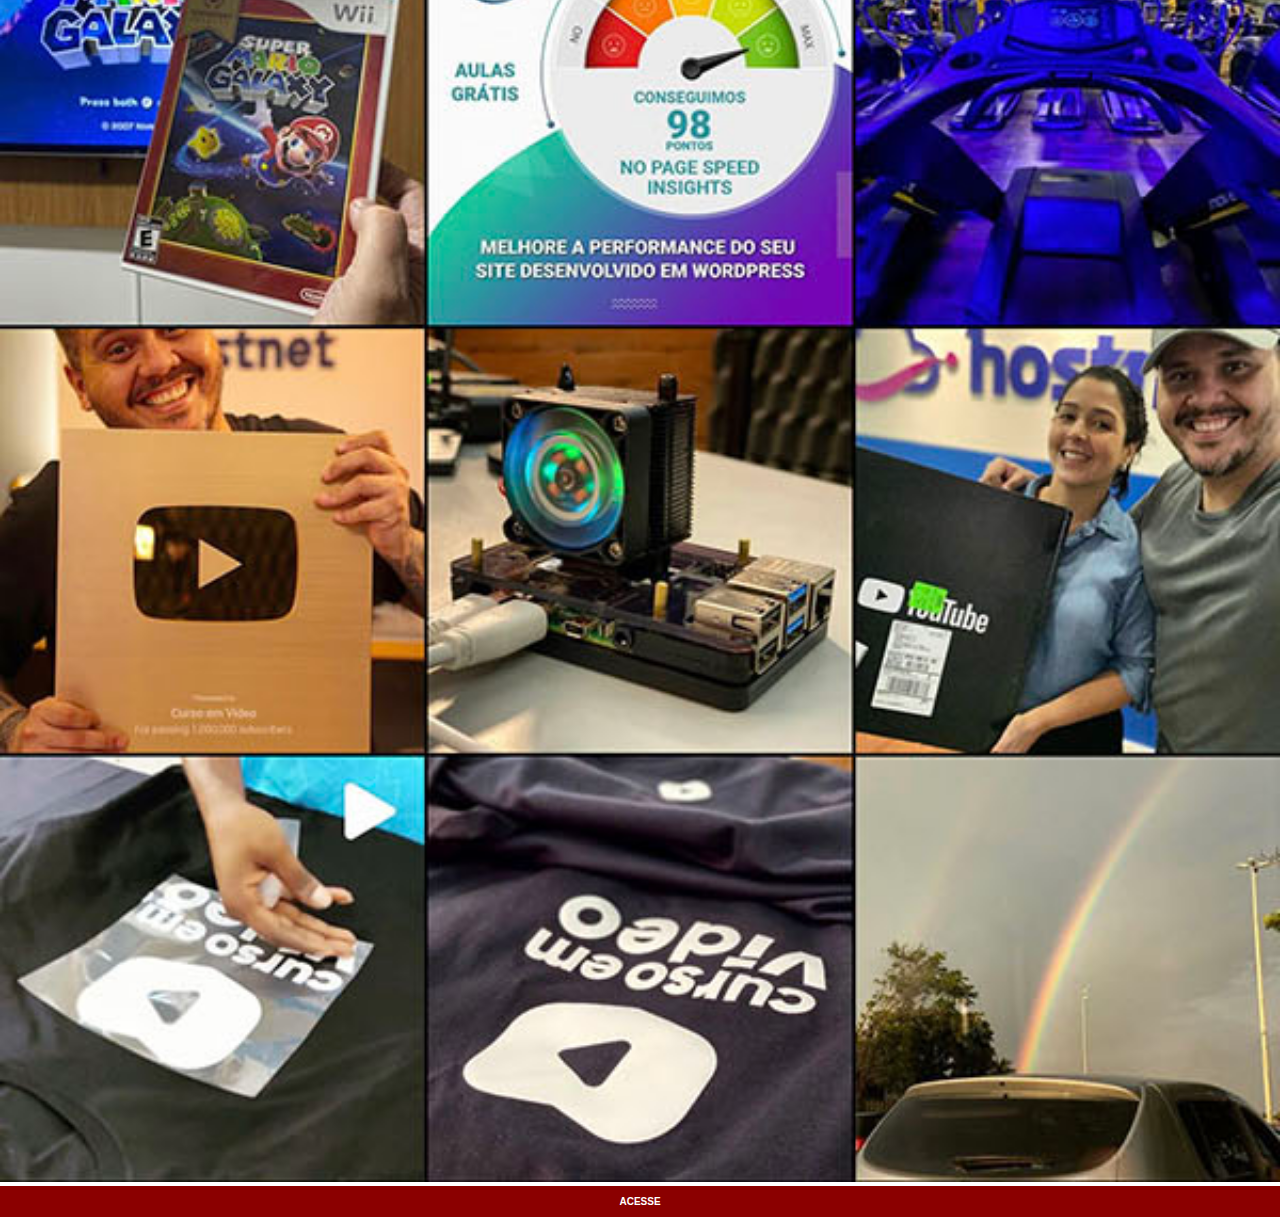
<file: instagram.html>
<!DOCTYPE html>
<html lang="pt-br">
<head>
    <meta charset="UTF-8">
    <meta http-equiv="X-UA-Compatible" content="IE=edge">
    <meta name="viewport" content="width=device-width, initial-scale=1.0">
    <link rel="stylesheet" href="estilos/social.css">
    <title>Tela Instagram</title>
</head>
<body>
    <img src="imagens/tela-instagram.jpg" alt="Tela do Instragram">
    <a href="https://www.instagram.com/gustavoguanabara/" target="_blank">Acesse</a>
</body>
</html>
</file>
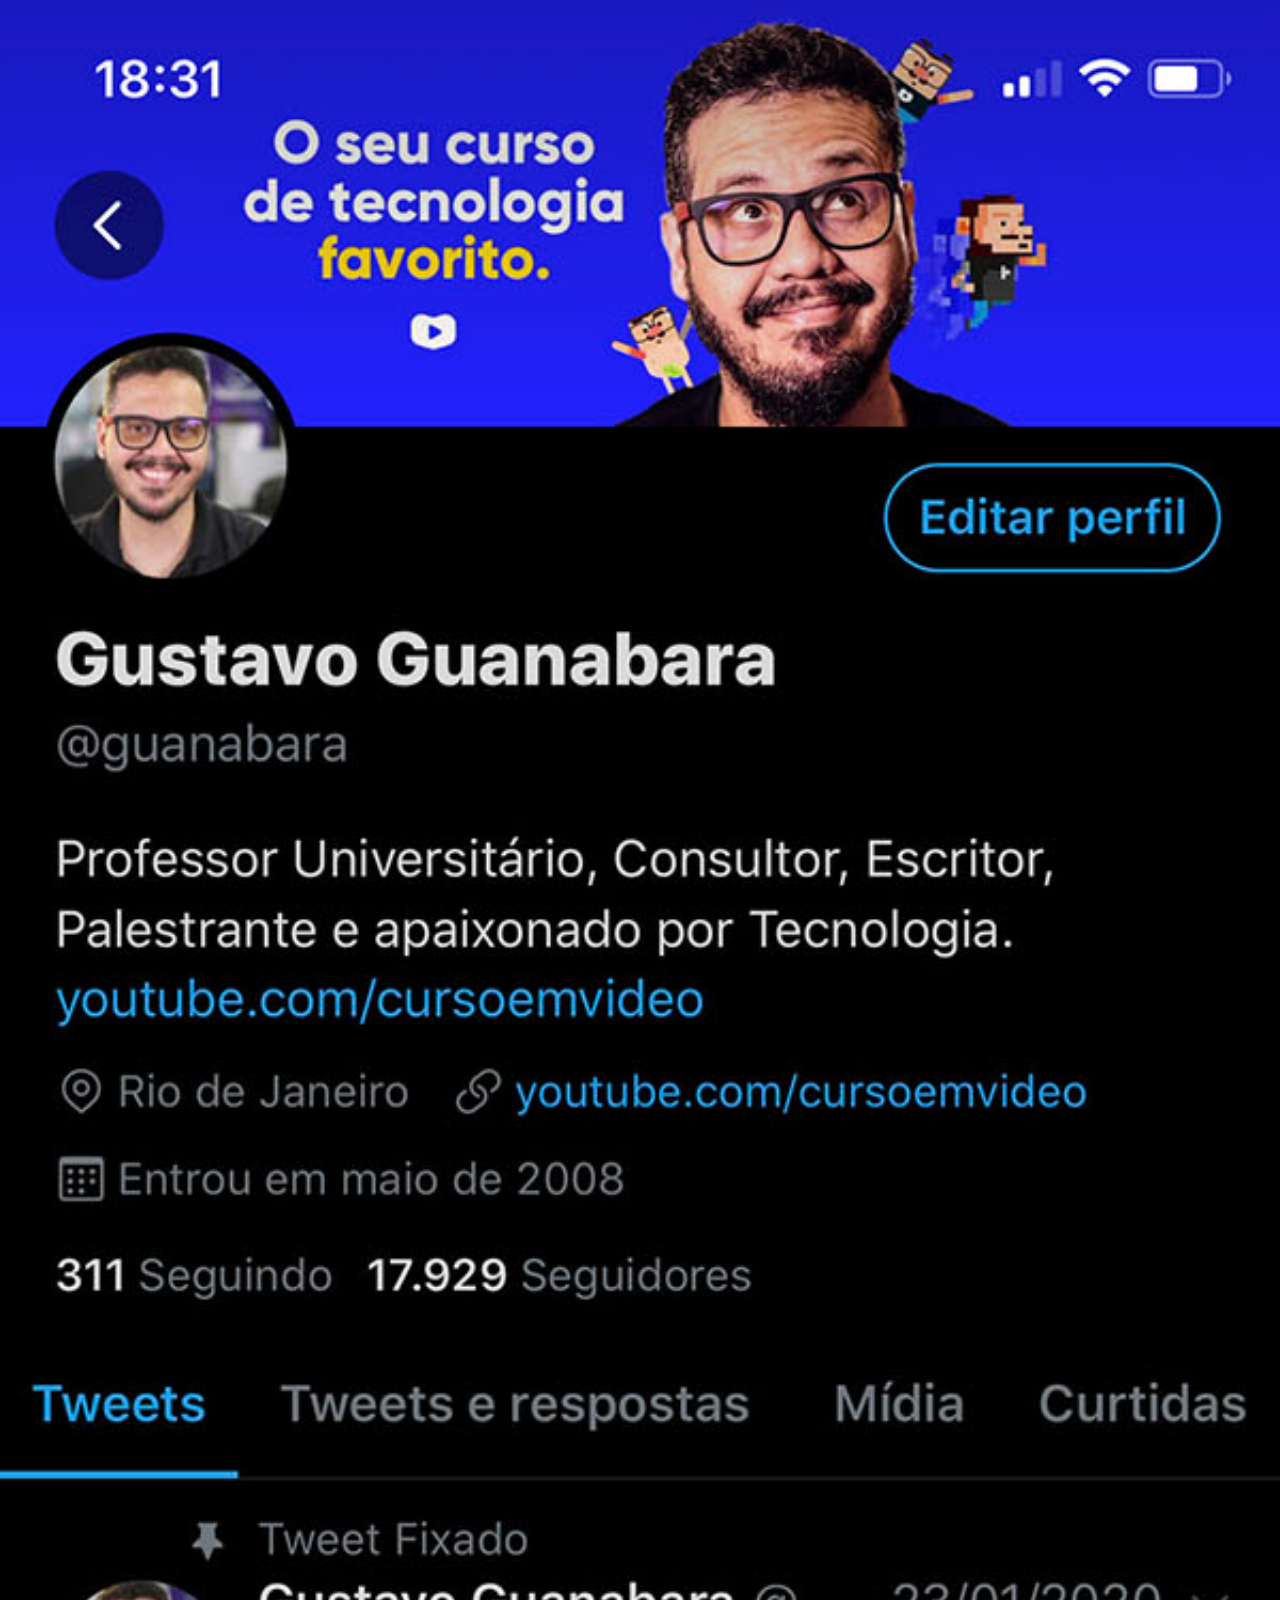
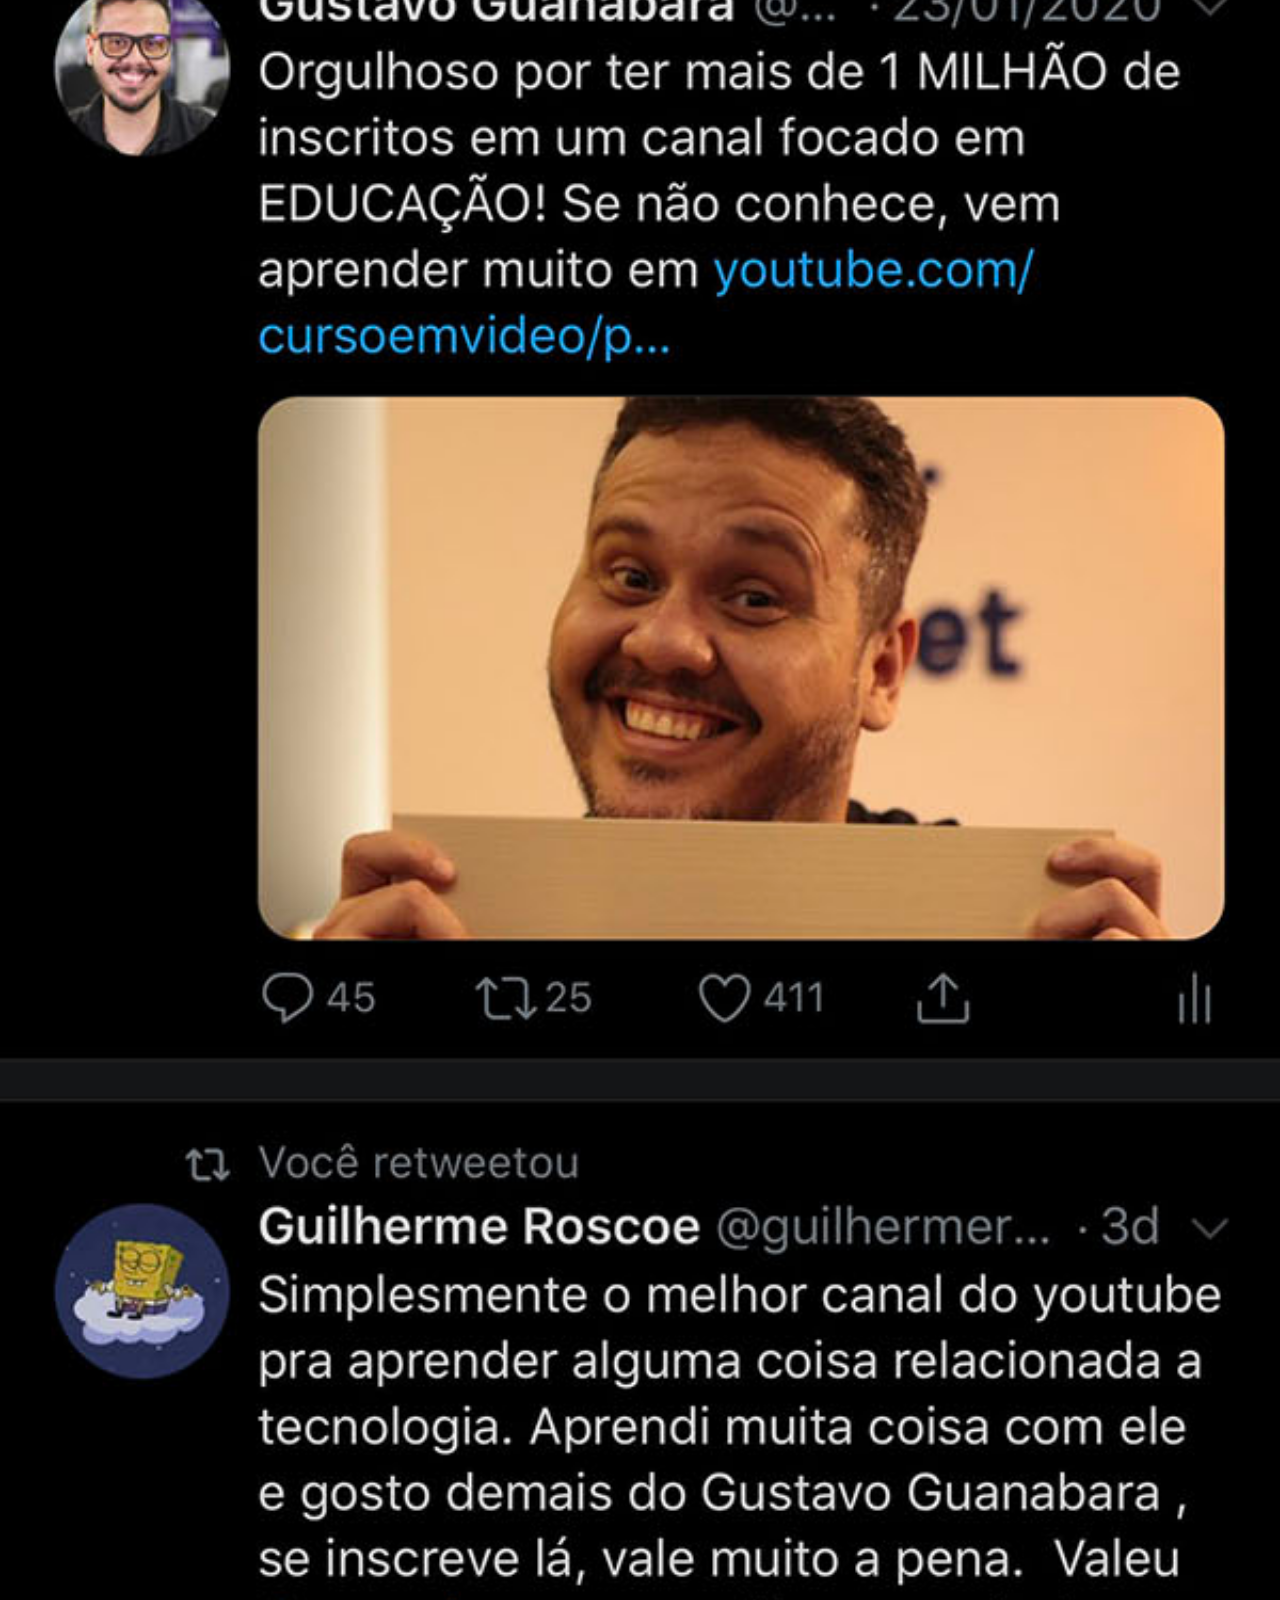
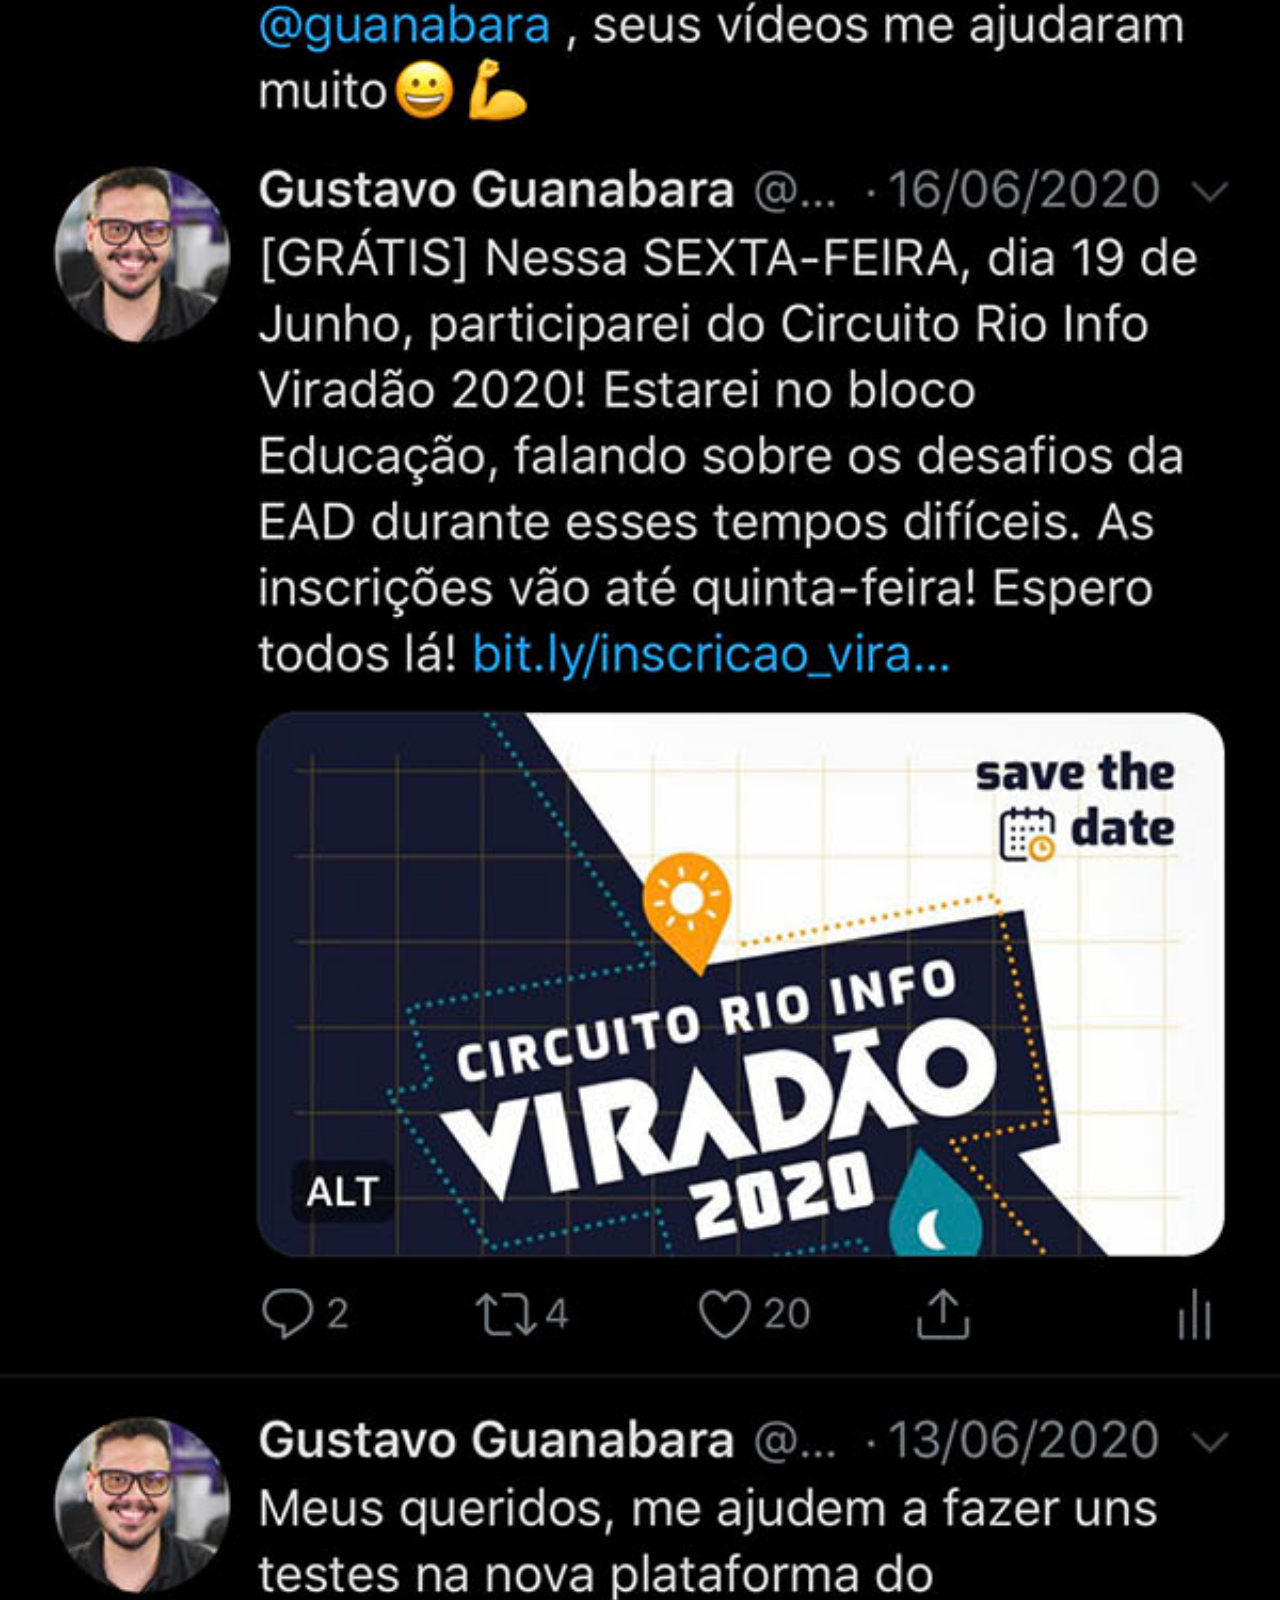
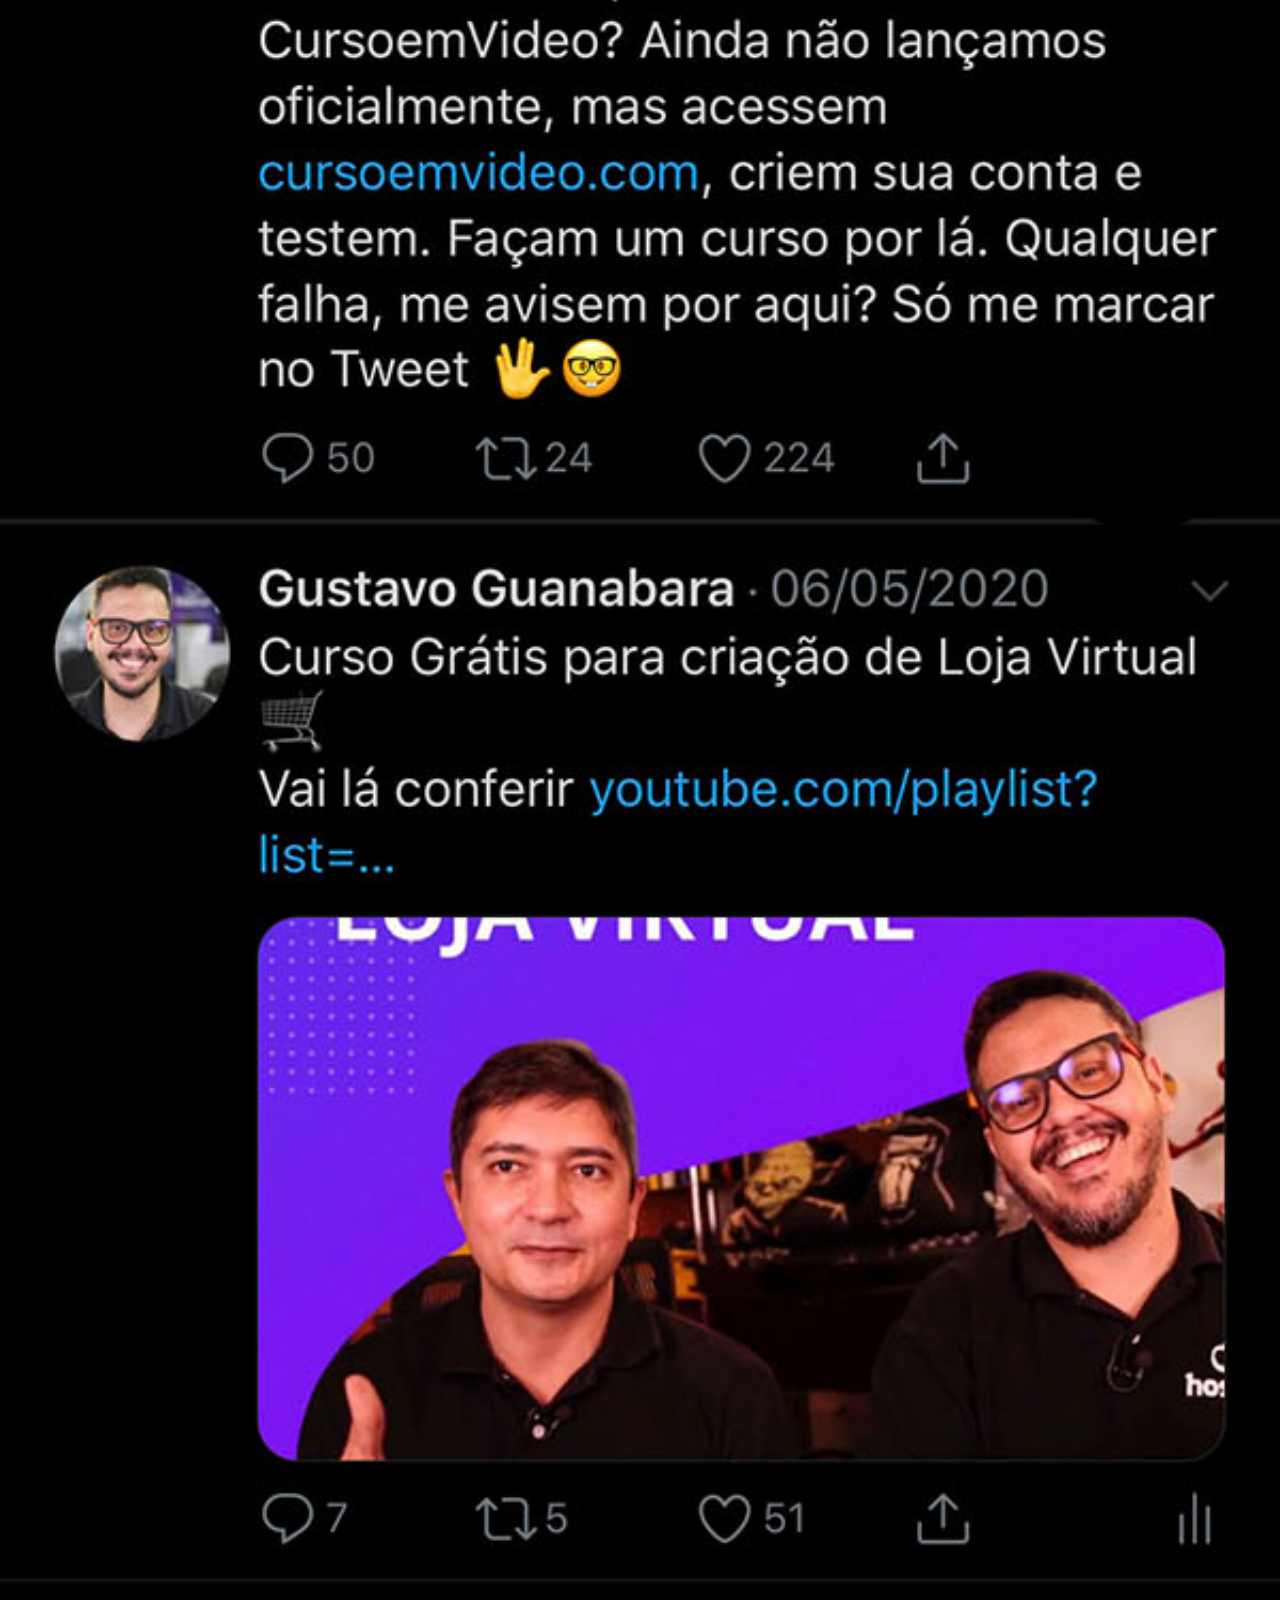
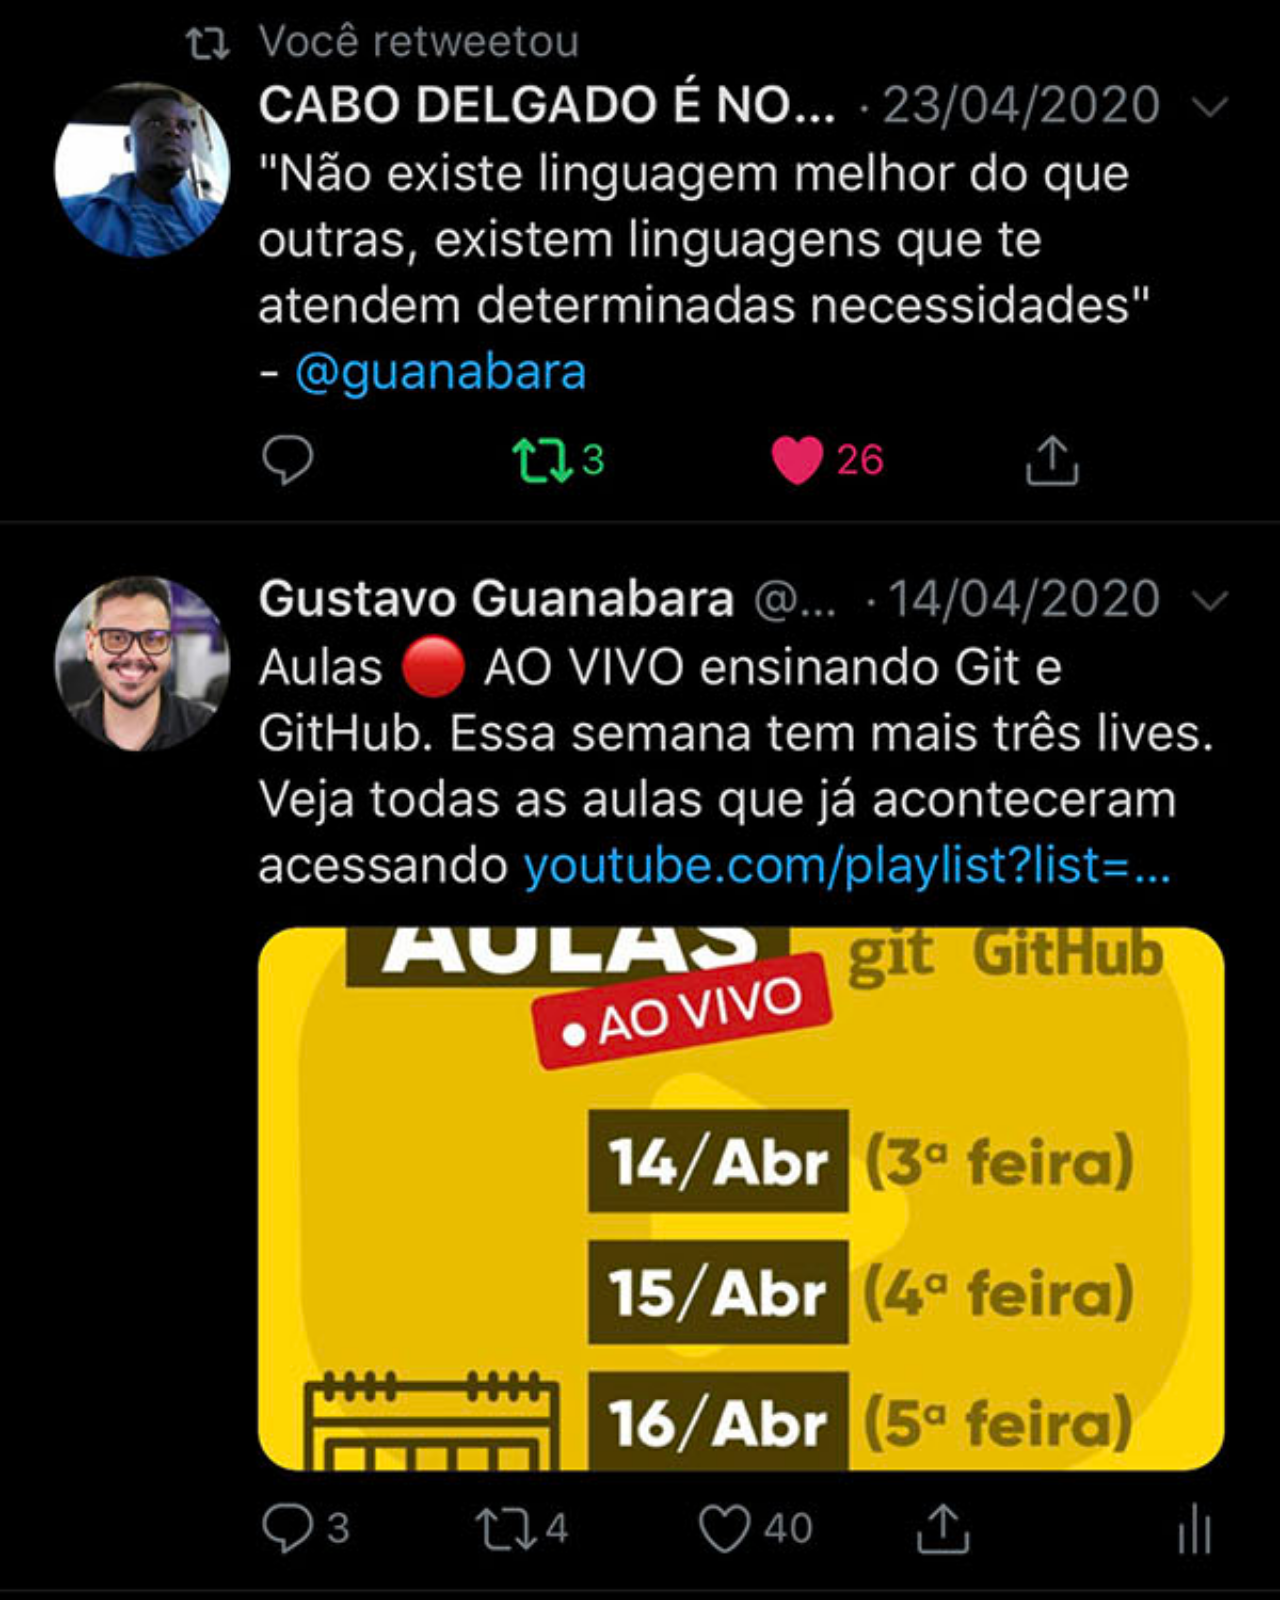
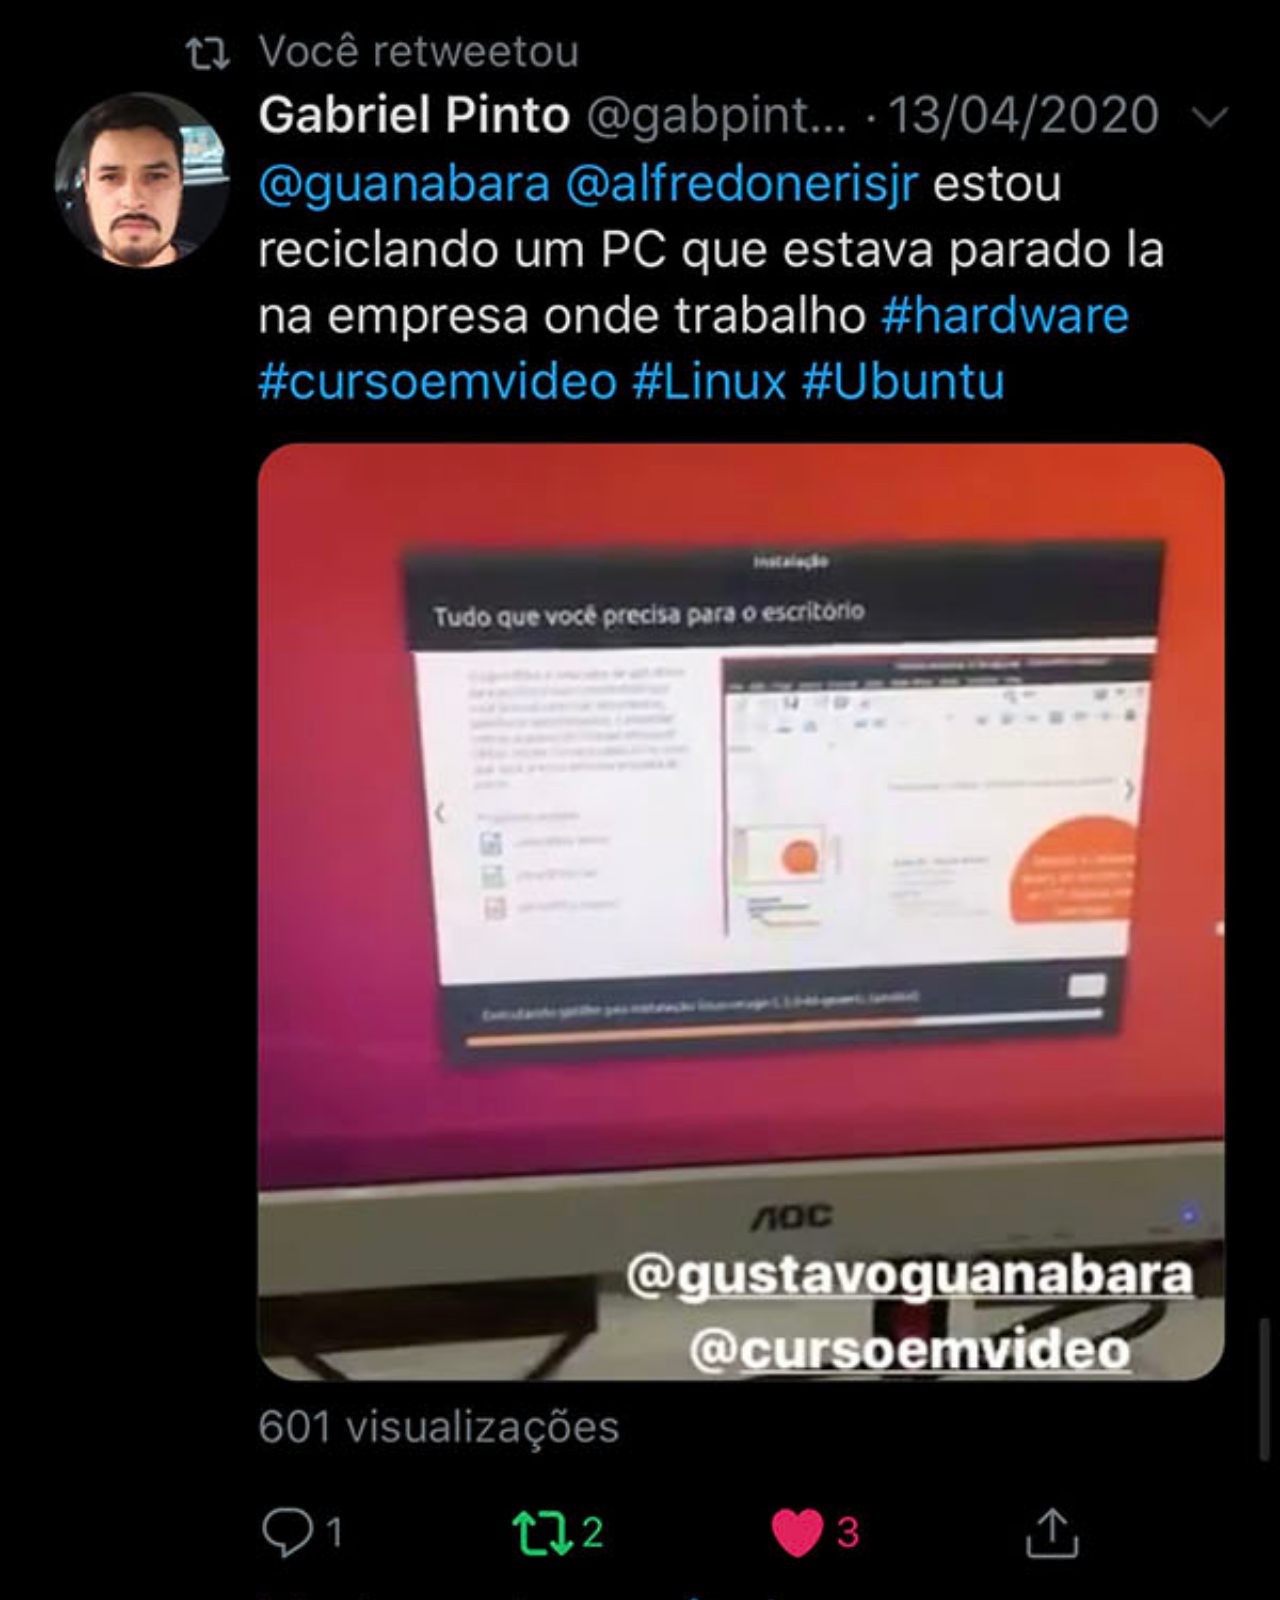
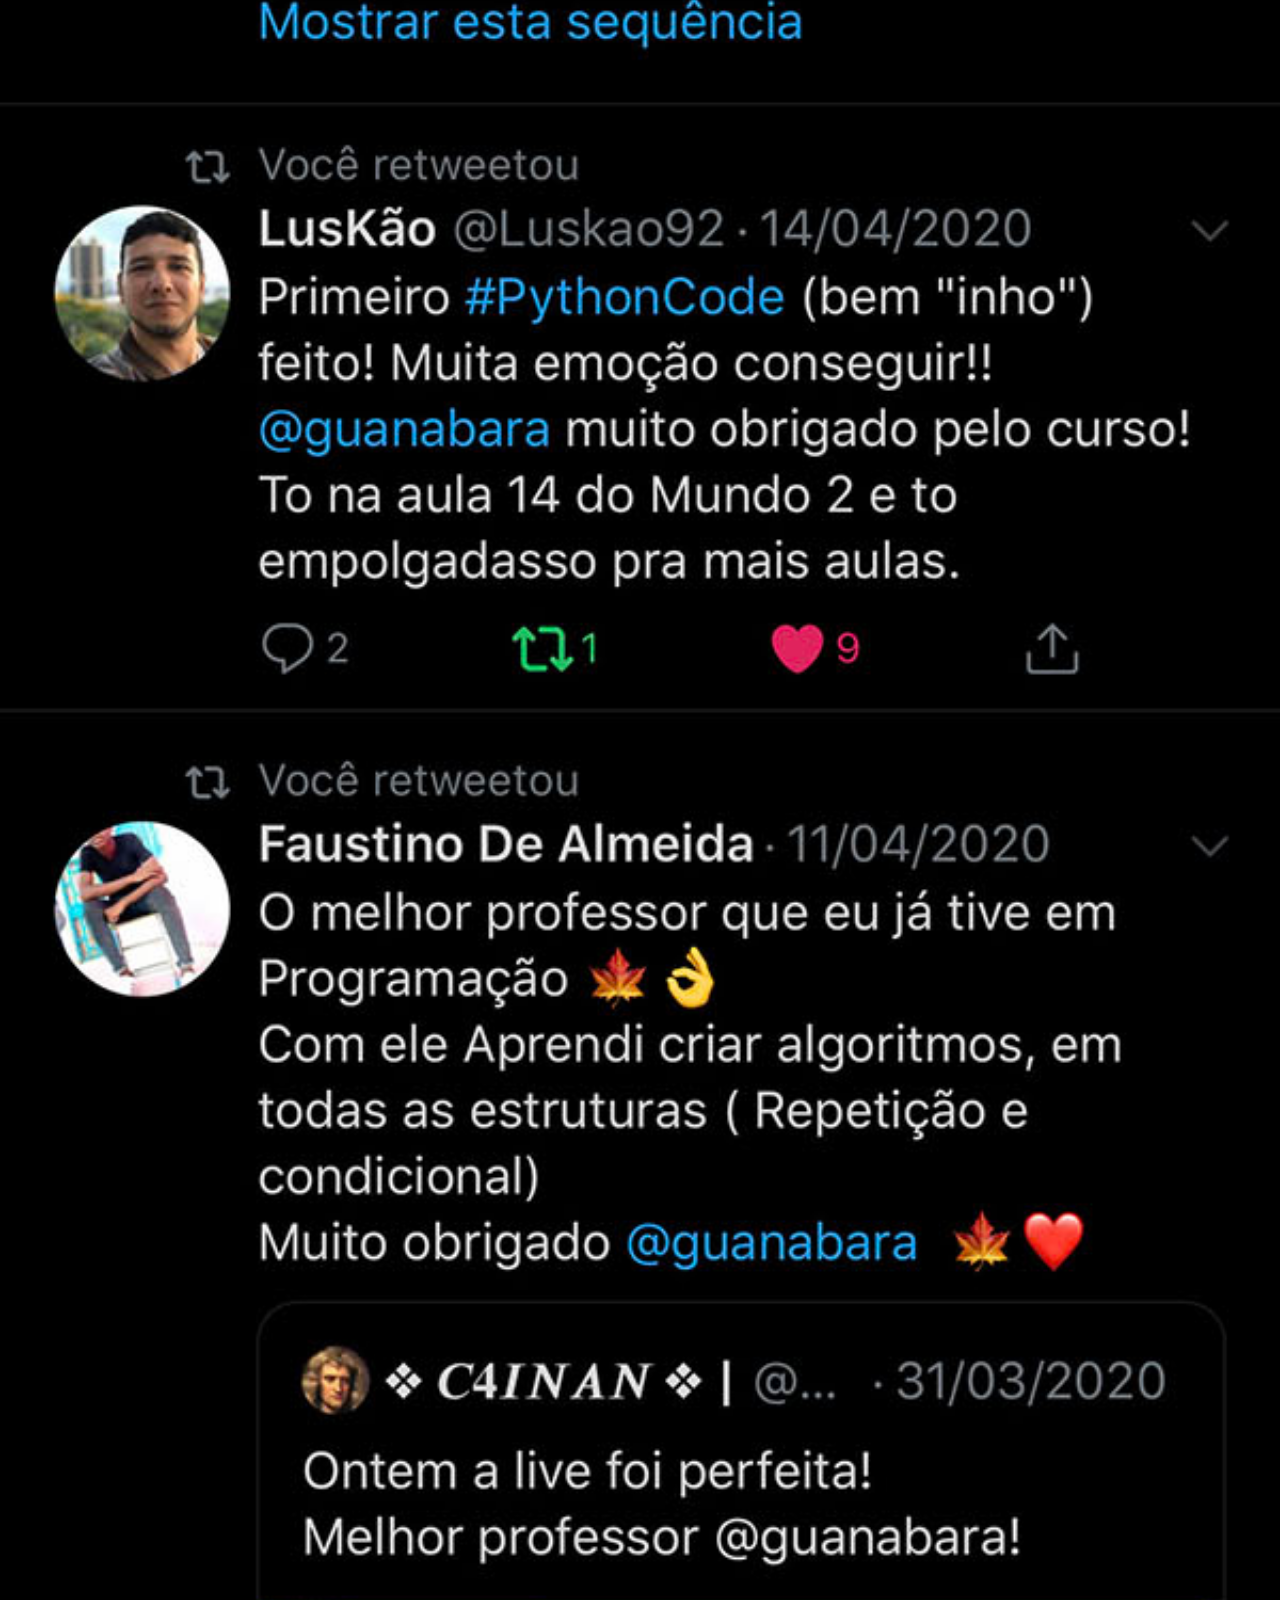
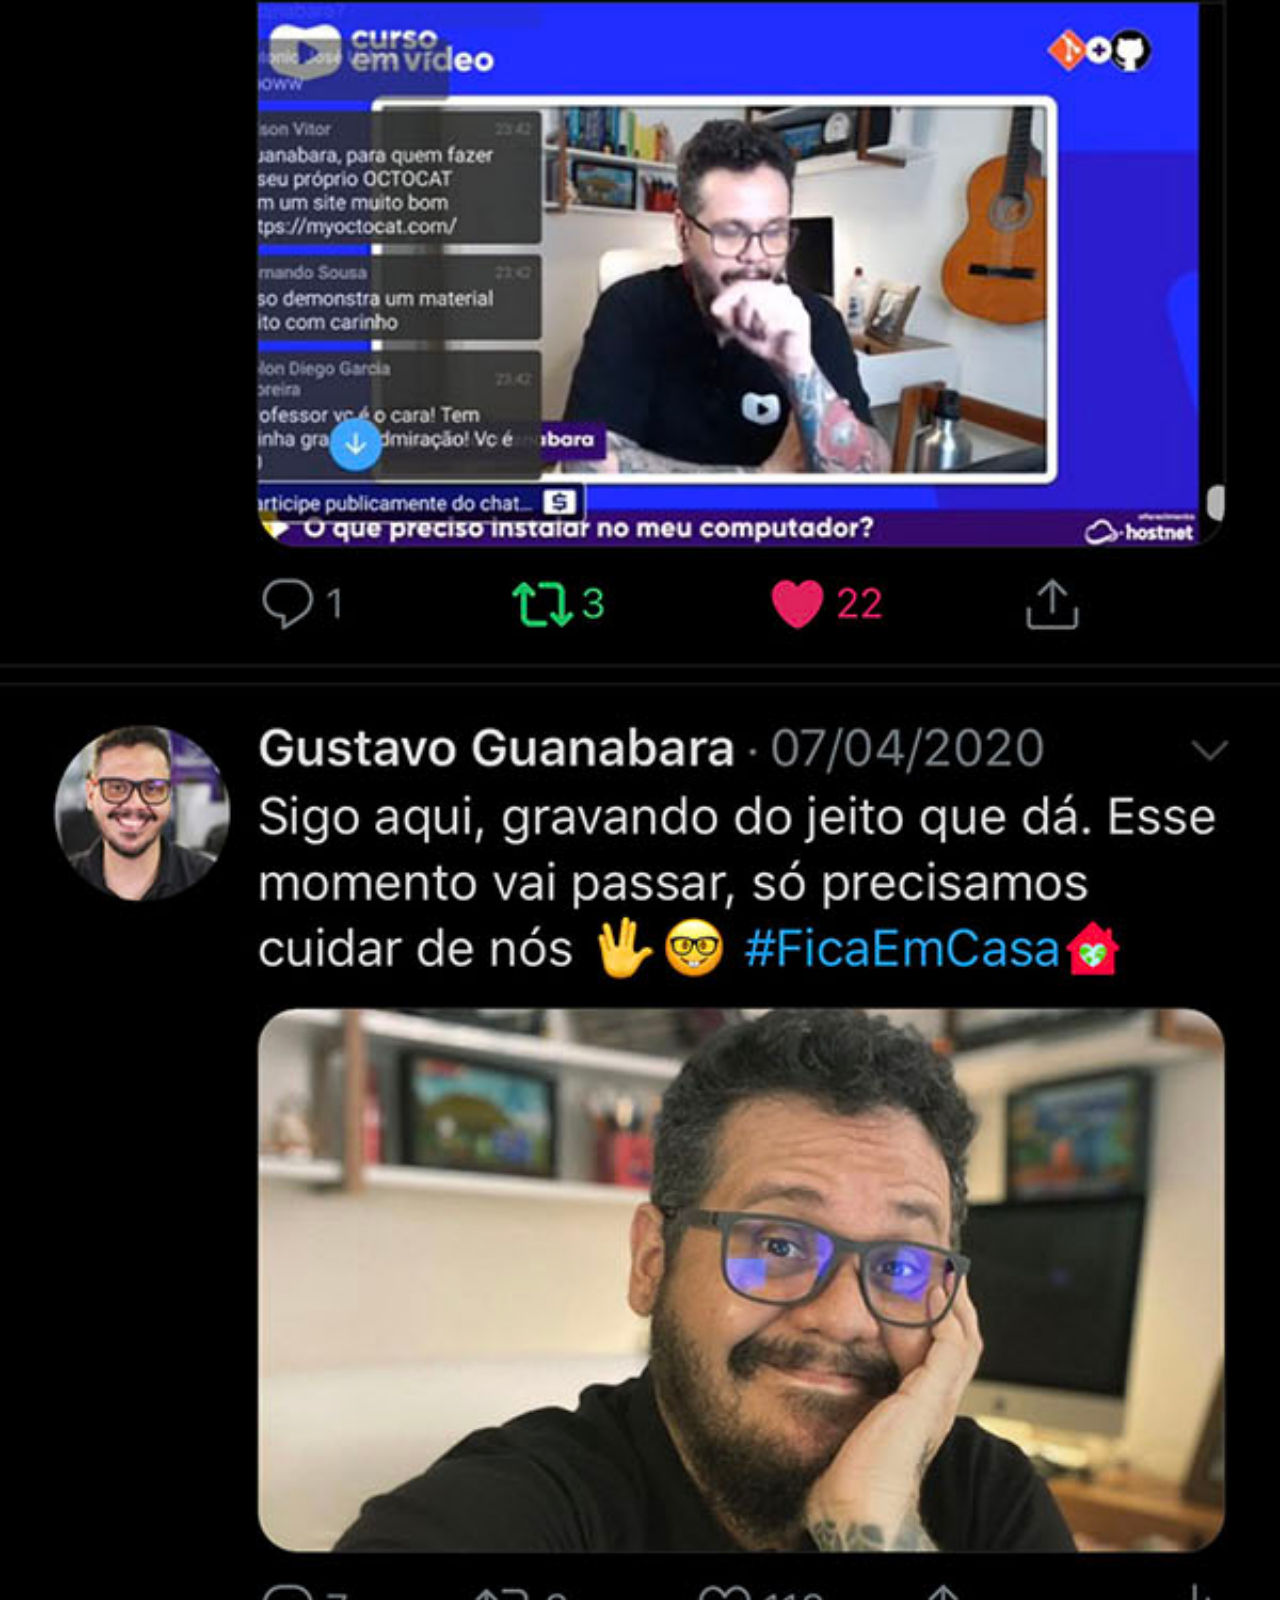
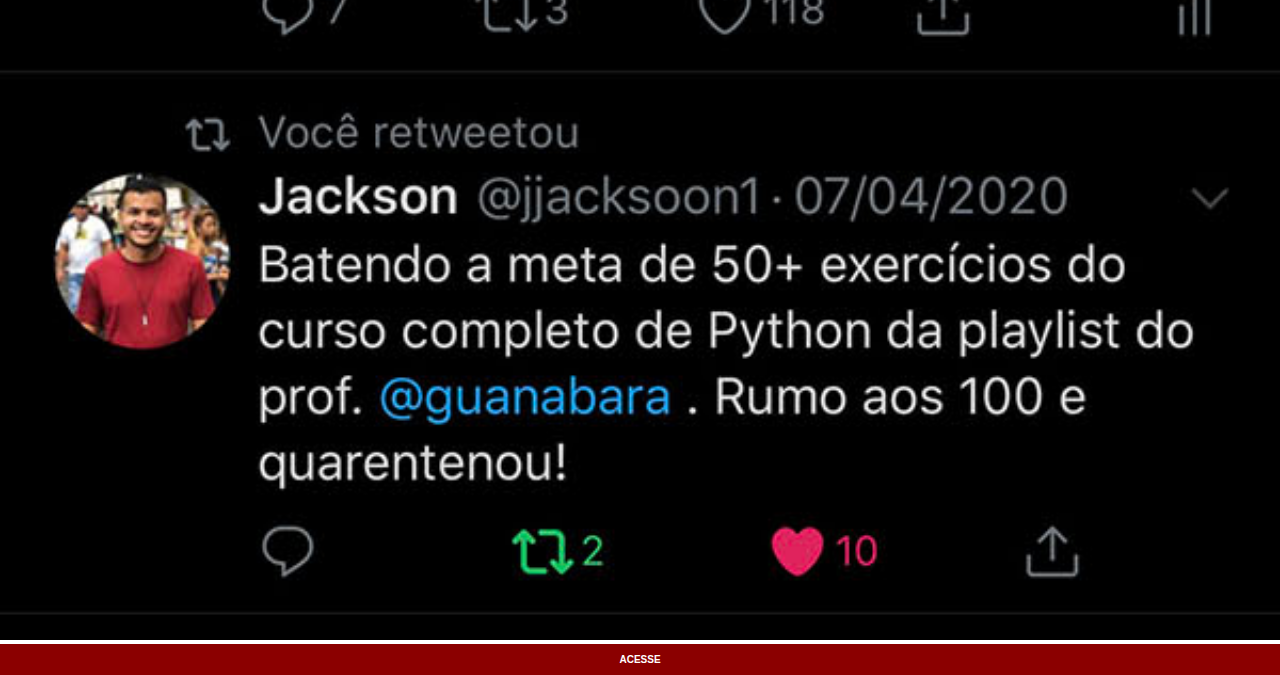
<file: twitter.html>
<!DOCTYPE html>
<html lang="pt-br">
<head>
    <meta charset="UTF-8">
    <meta http-equiv="X-UA-Compatible" content="IE=edge">
    <meta name="viewport" content="width=device-width, initial-scale=1.0">
    <link rel="stylesheet" href="estilos/social.css">
    <title>Tela Twitter</title>
</head>
<body>
    <img src="imagens/tela-twitter.jpg" alt="Tela do Instragram">
    <a href="https://twitter.com/guanabara" target="_blank">Acesse</a>
</body>
</html>
</file>
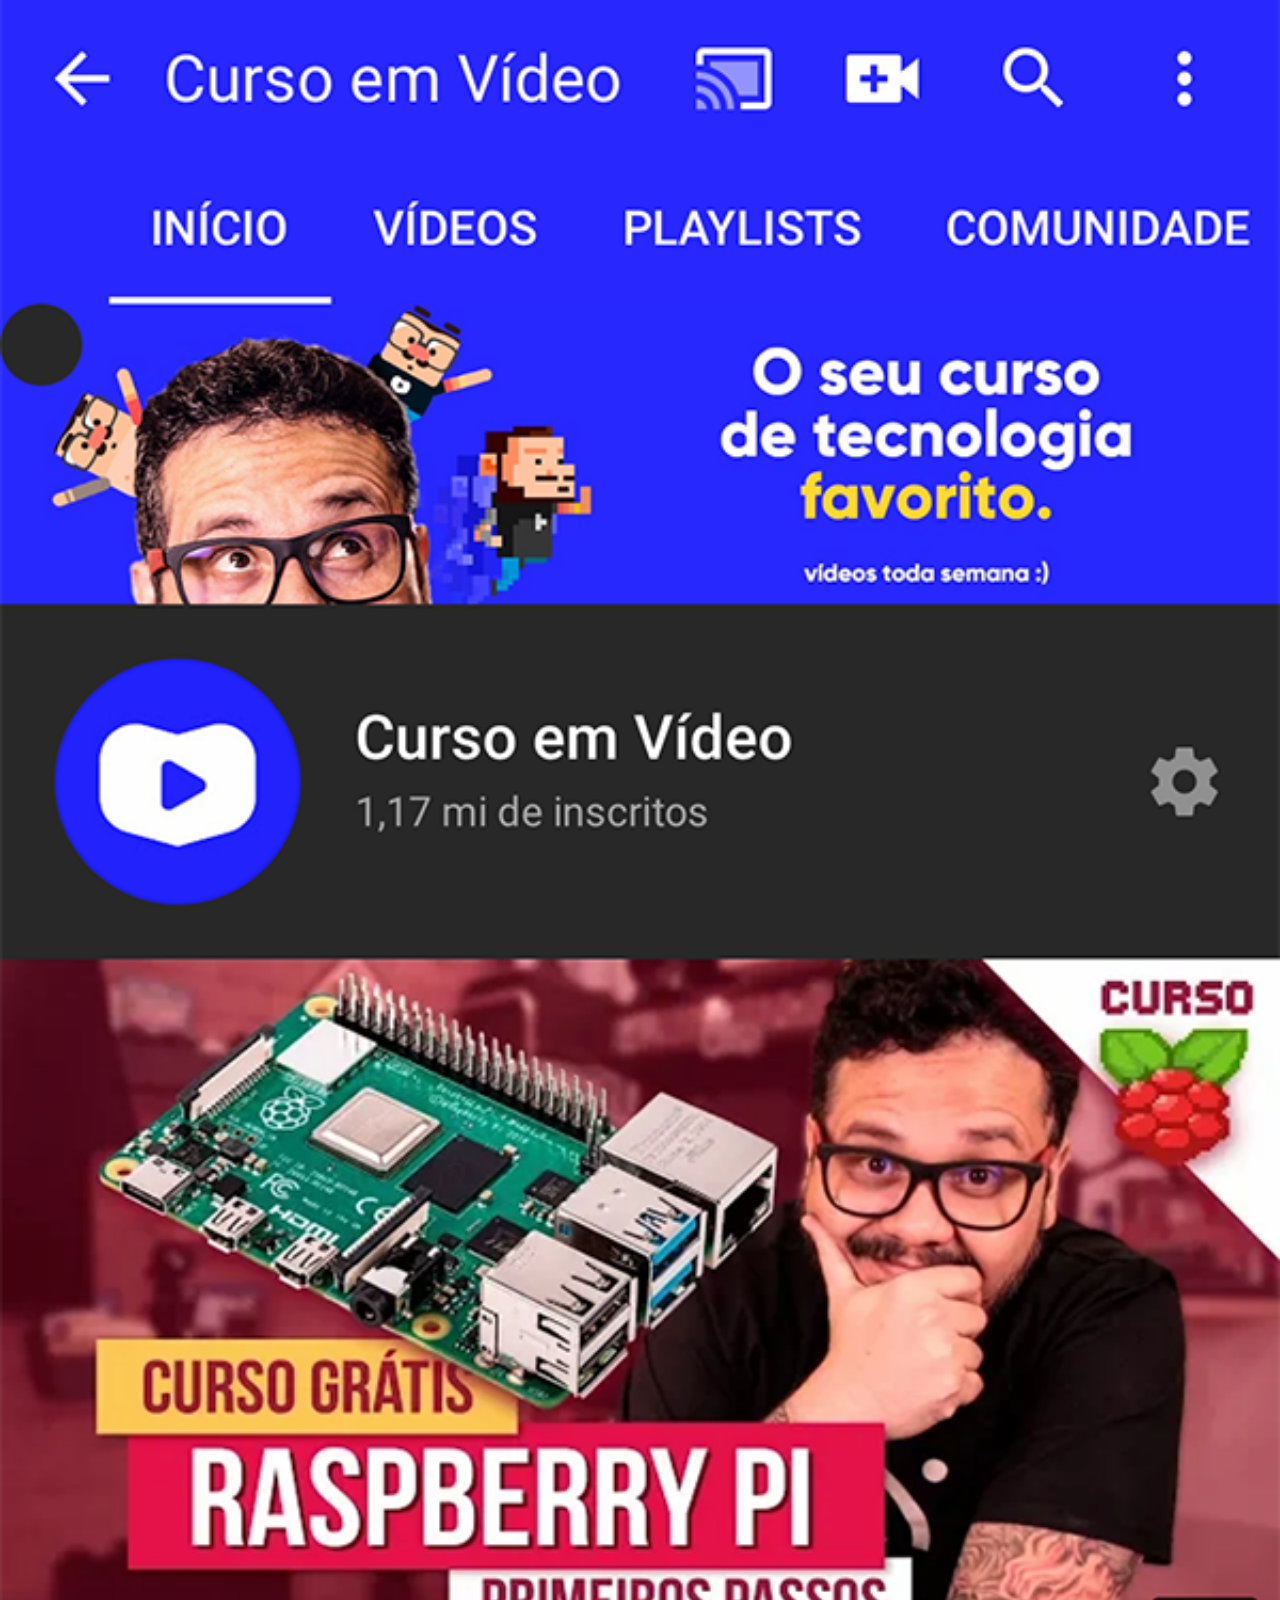
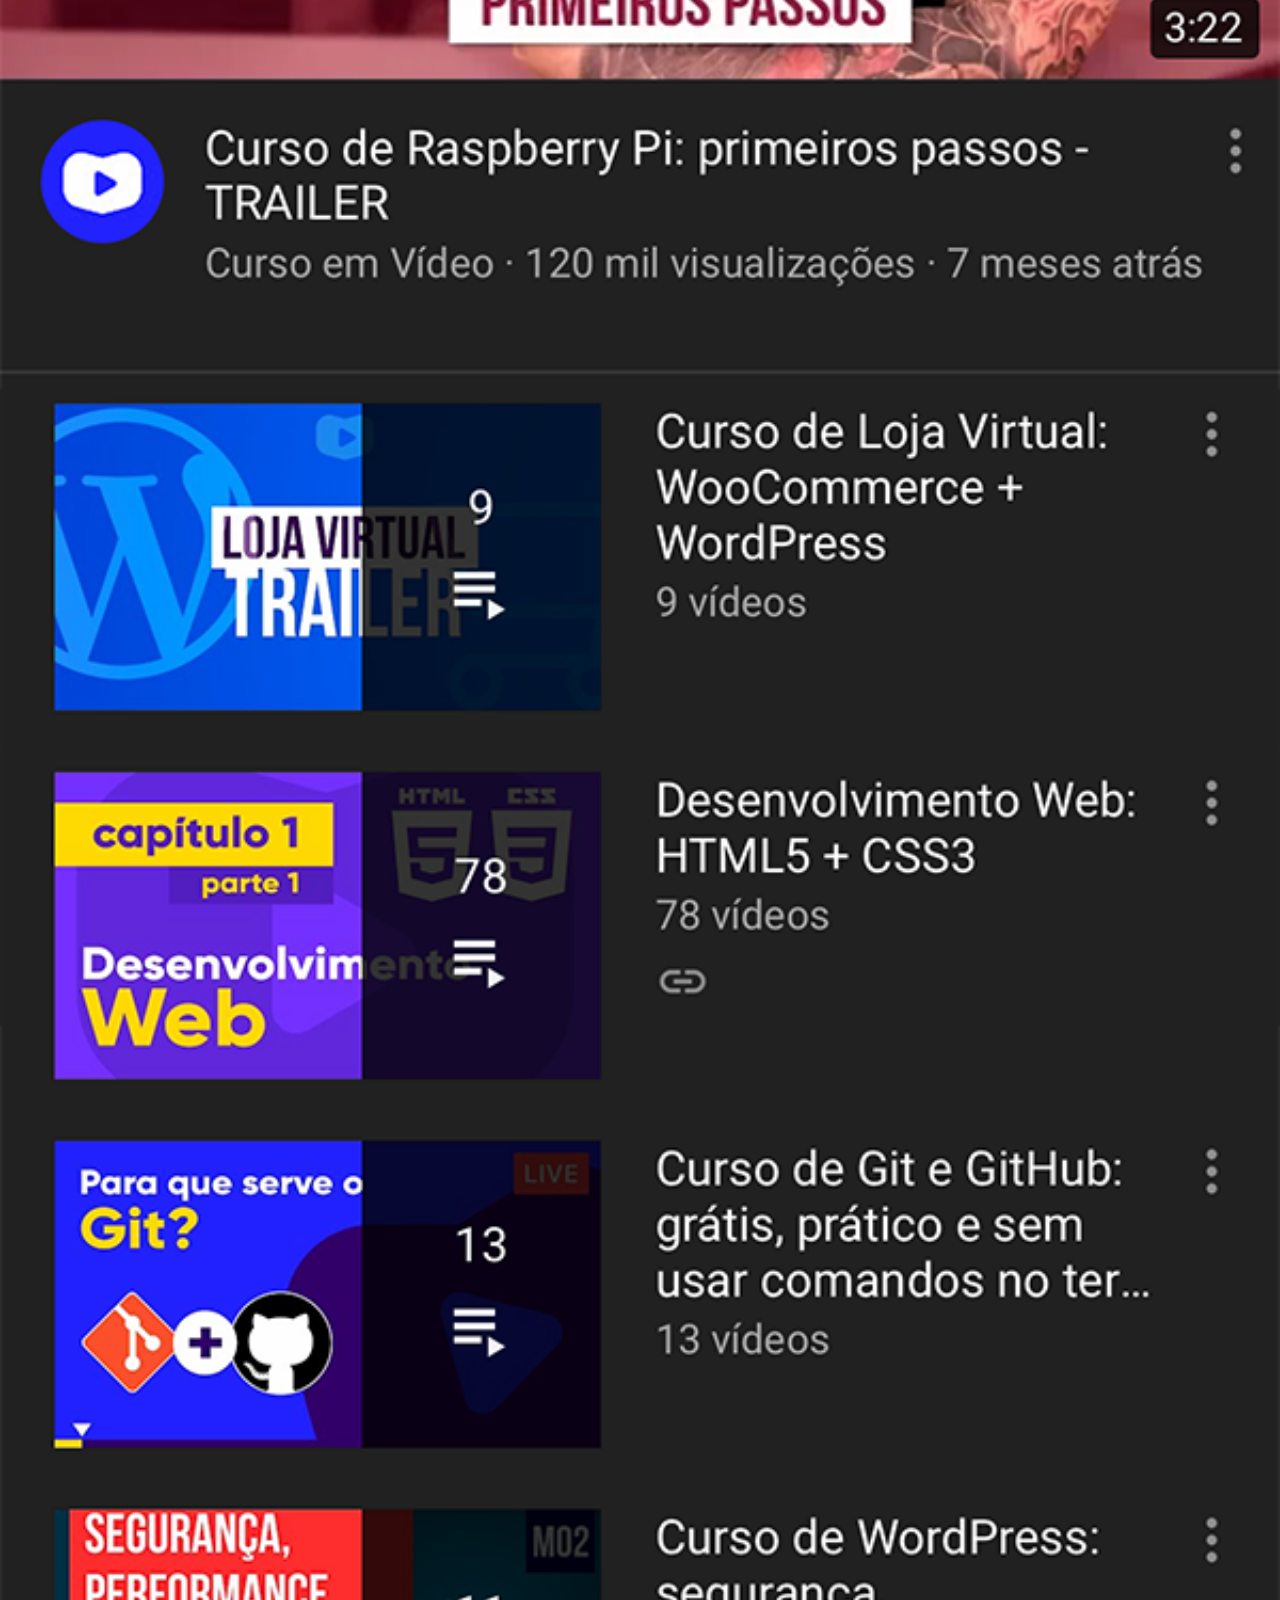
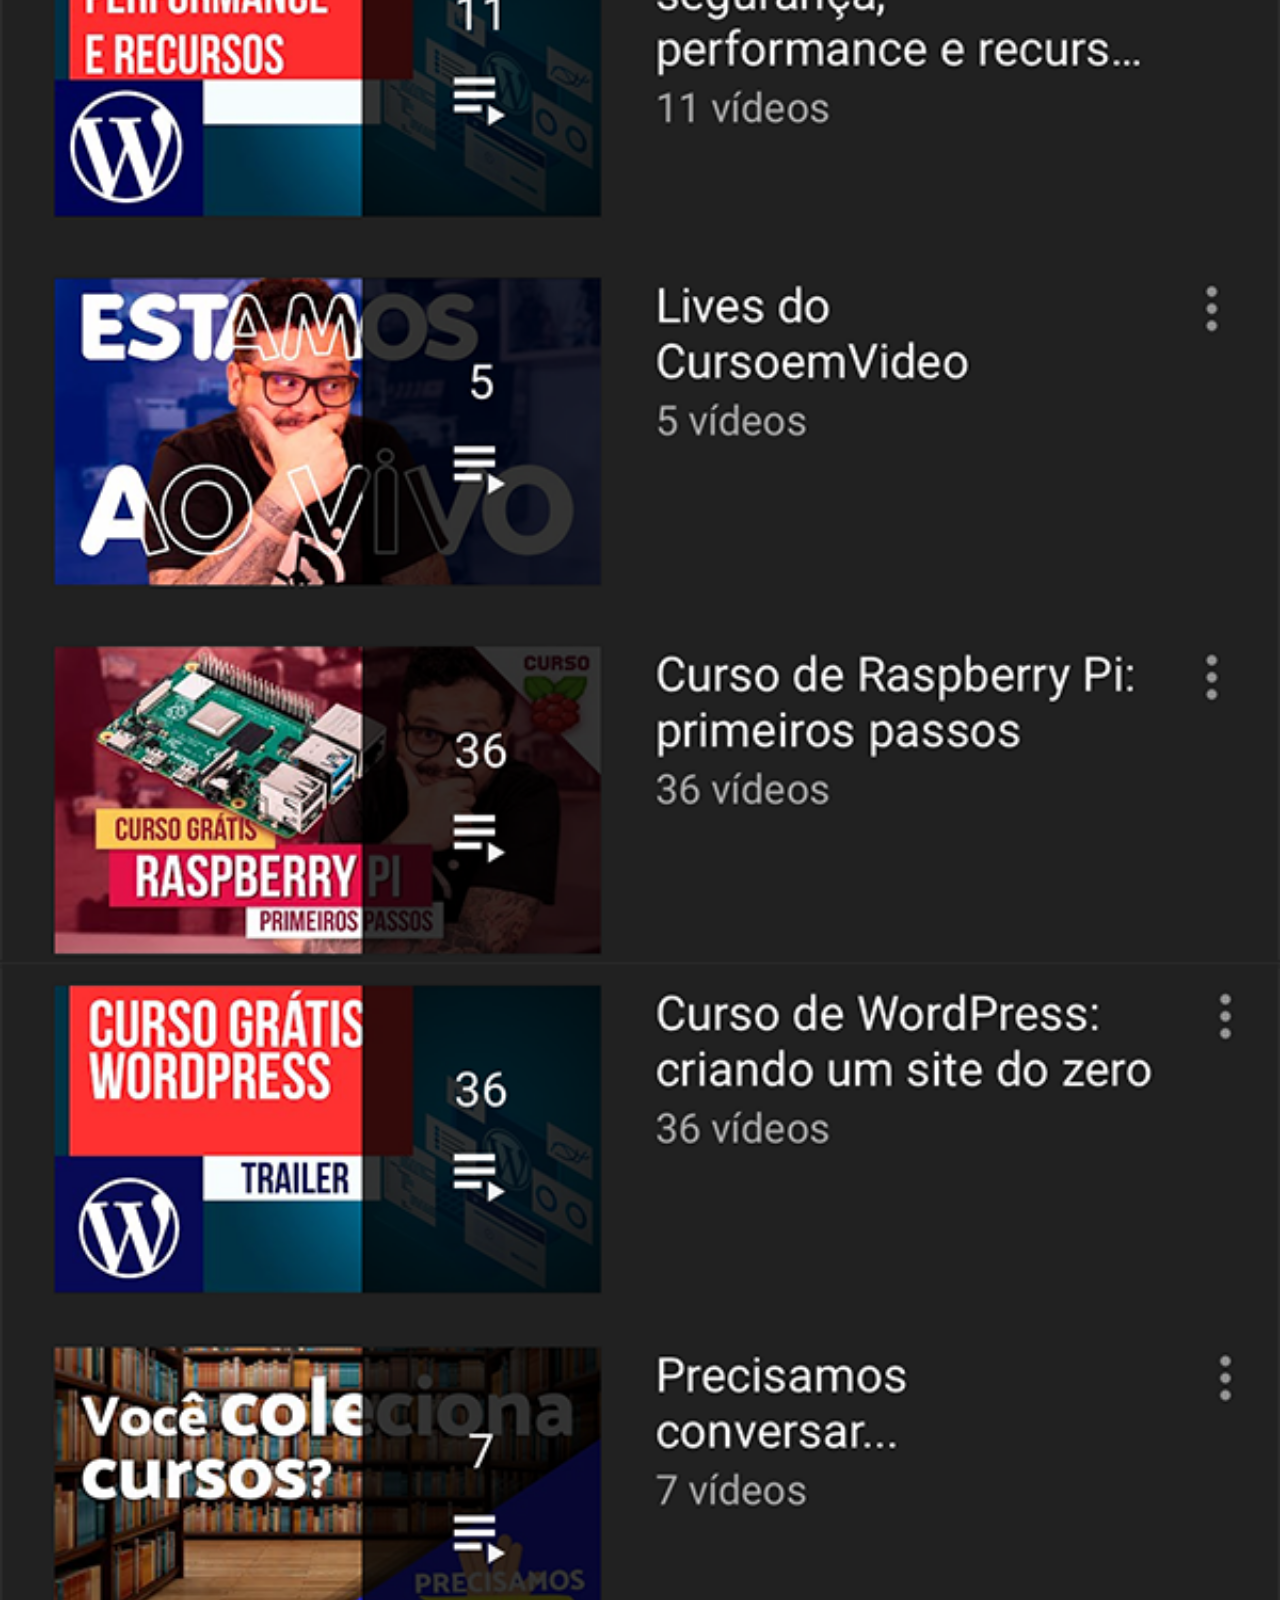
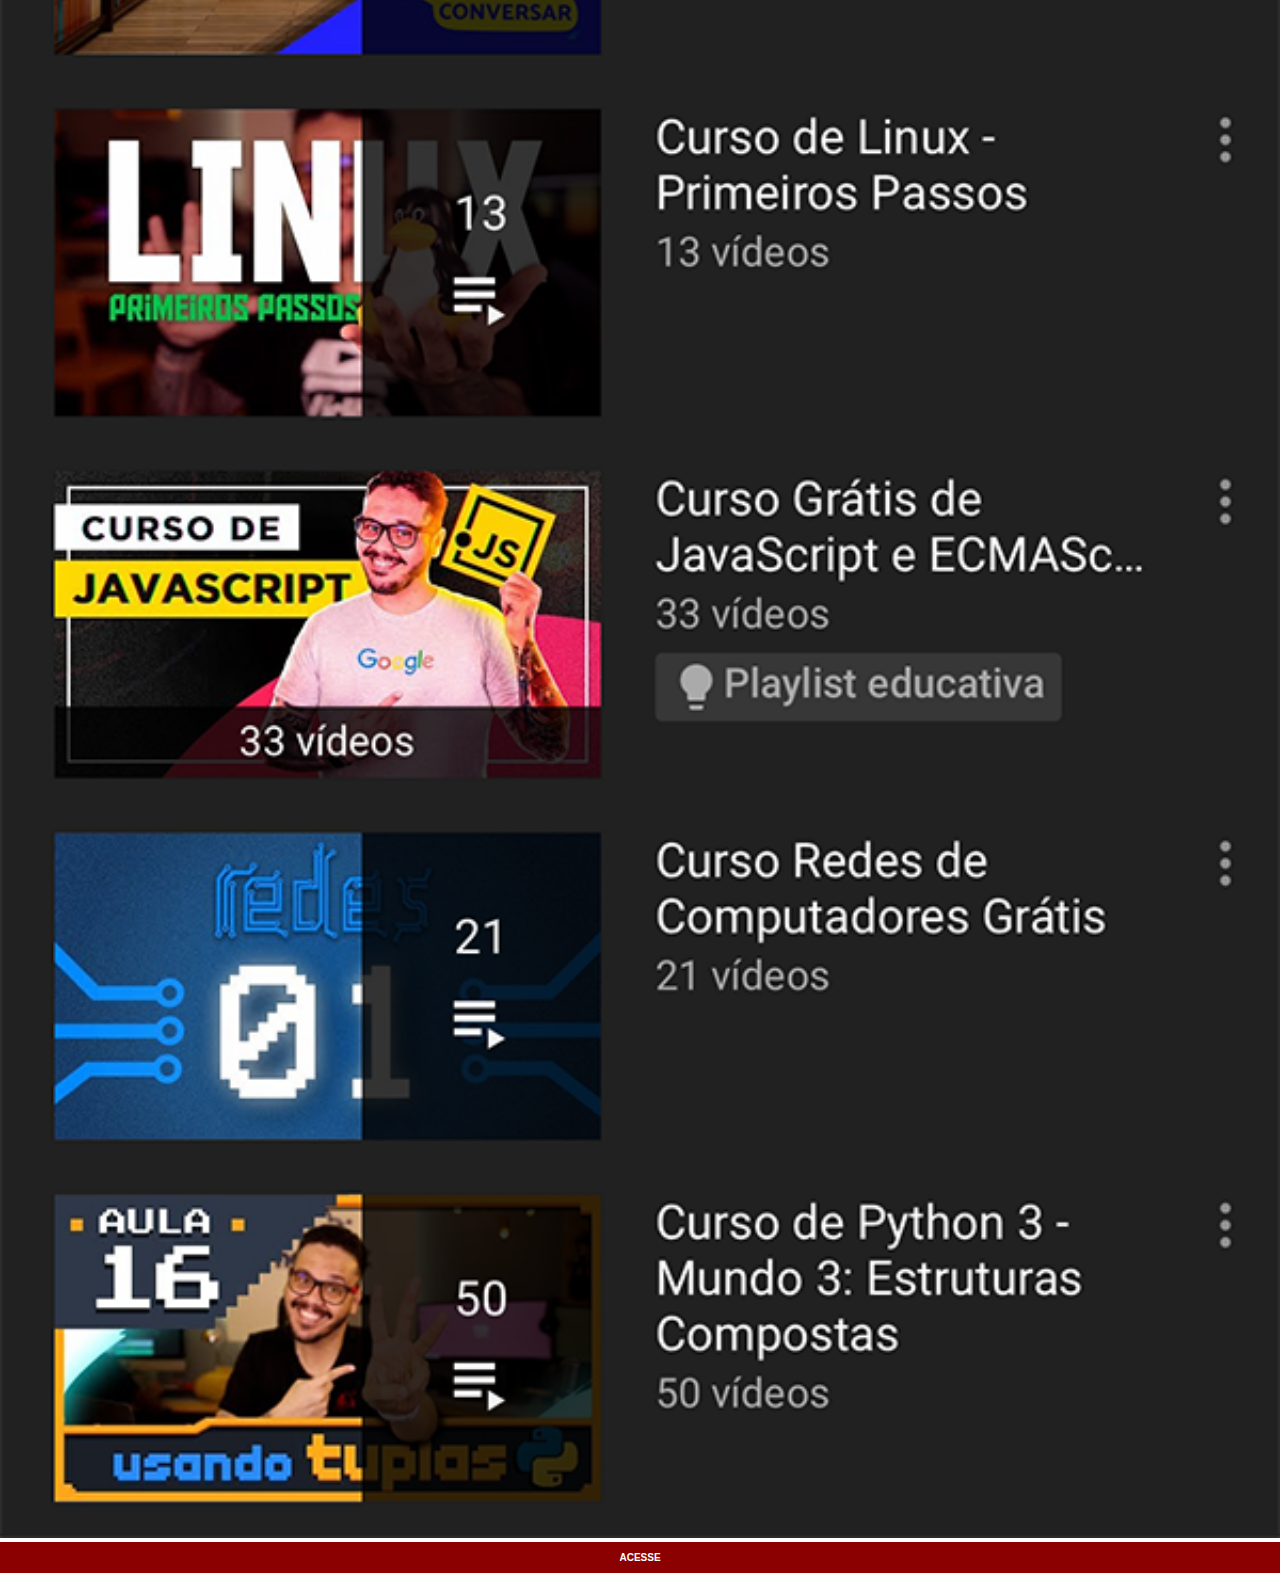
<file: youtube.html>
<!DOCTYPE html>
<html lang="pt-br">
<head>
    <meta charset="UTF-8">
    <meta http-equiv="X-UA-Compatible" content="IE=edge">
    <meta name="viewport" content="width=device-width, initial-scale=1.0">
    <link rel="stylesheet" href="estilos/social.css">
    <title>Tela YouTube</title>
</head>
<body>
    <img src="imagens/tela-youtube.png" alt="Tela do YouTube">
    <a href="https://www.youtube.com/c/CursoemV%C3%ADdeo/playlists" target="_blank">Acesse</a>
</body>
</html>
</file>
<file: estilos/style.css>
@charset "UTF-8";
* {
    margin: 0;
    padding: 0;
    box-sizing: border-box;
    font-family: Arial, Helvetica, sans-serif;
}
html, body {
    height: 100vh;
    width: 100vw;

    background: url('../imagens/fundo-madeira.jpg') no-repeat top center;
    background-size: cover;
    background-attachment: fixed;
}
main {
    height: 100vh;
    position: relative;
}
#telefone {
    height: 627px;
    width: 311px;

    position: absolute;

    top: 50%;
    left: 50%;

    transform: translate(-50%, -50%);
    
    background: url('../imagens/frame-iphone.png') no-repeat;
}
#tela-telefone {
    position: relative;
    top: 81px;
    left: 22.4px;
    height: 470.5px;
    width: 267px;
}
#redes-sociais {
    text-align: right;
}
#redes-sociais img {
    width: 50px;
    margin: 10px;
    border-radius: 50%;
    box-shadow: 2px 2px 5px rgba(0, 0, 0, 0.145);
}
#redes-sociais img {
    transition: transform .3s;
}
#redes-sociais img:hover {
    transform: scale(1.2);
}
</file>
<file: estilos/social.css>
@charset "UTF-8";
* {
    margin: 0px;
    padding: 0px;
    box-sizing: border-box;
    font-family: Arial, Helvetica, sans-serif
}
::-webkit-scrollbar {
    width: 0px;
    height: 0px;
}
img {
    width: 100vw;
}
a {
    display: block;
    background-color: darkred;
    padding: 10px;
    text-align: center;
    font-weight: bolder;
    text-decoration: none;
    color: white;
    text-transform: uppercase;
    font-size: 10px;
}
a:hover {
    background-color: red;
}
</file>
